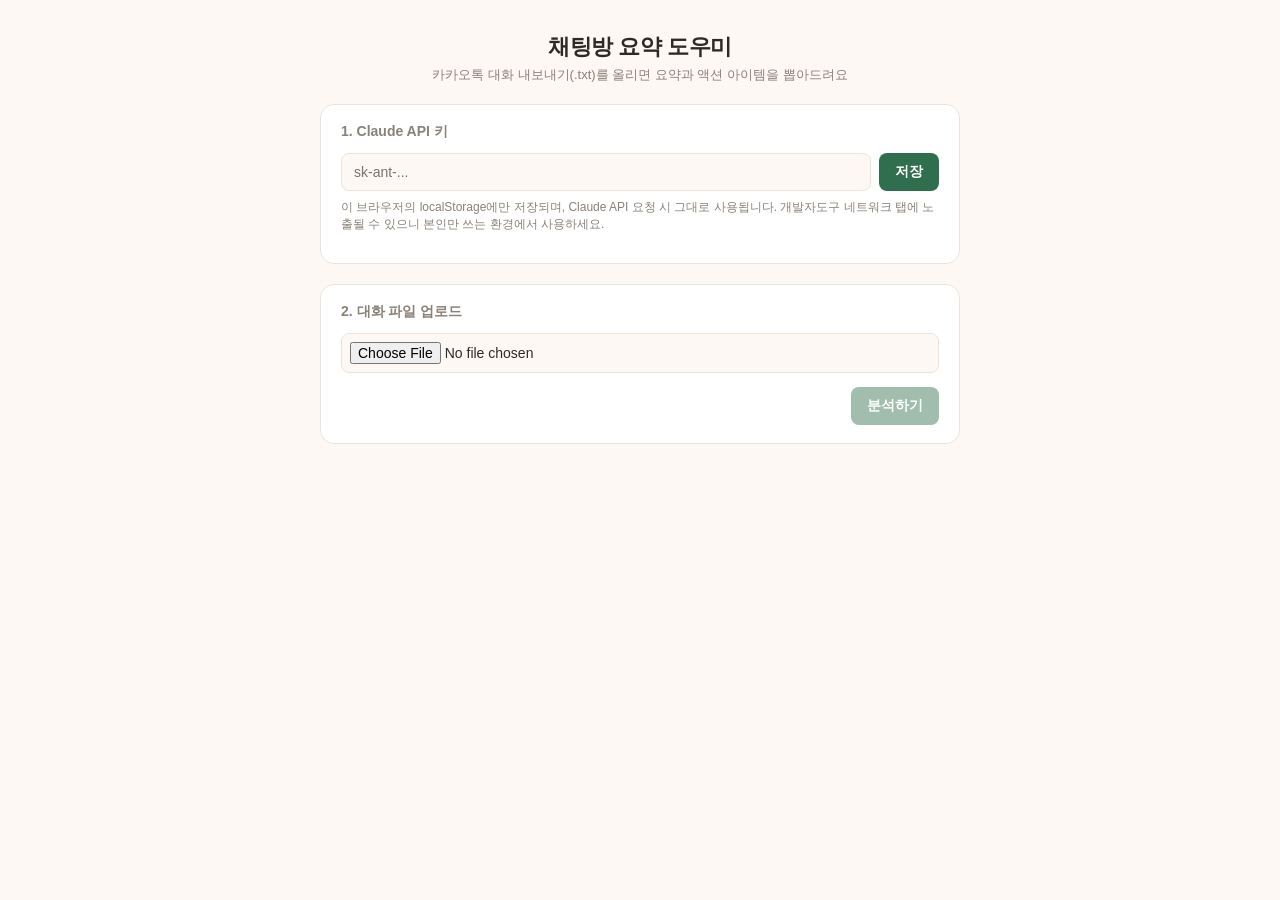
<file: mini-project/index.html>
<!DOCTYPE html>
<html lang="ko">
<head>
<meta charset="UTF-8">
<meta name="viewport" content="width=device-width, initial-scale=1">
<title>채팅방 요약 도우미</title>
<link rel="stylesheet" href="css/style.css">
</head>
<body>
<div class="wrap">
  <header>
    <h1>채팅방 요약 도우미</h1>
    <p class="sub">카카오톡 대화 내보내기(.txt)를 올리면 요약과 액션 아이템을 뽑아드려요</p>
  </header>

  <section class="card">
    <h2>1. Claude API 키</h2>
    <div class="row">
      <input type="password" id="apiKeyInput" placeholder="sk-ant-...">
      <button id="saveKeyBtn">저장</button>
    </div>
    <p class="status-line" id="keyStatus">이 브라우저의 localStorage에만 저장되며, Claude API 요청 시 그대로 사용됩니다. 개발자도구 네트워크 탭에 노출될 수 있으니 본인만 쓰는 환경에서 사용하세요.</p>
  </section>

  <section class="card">
    <h2>2. 대화 파일 업로드</h2>
    <div class="row">
      <input type="file" id="fileInput" accept=".txt">
    </div>
    <p class="file-summary" id="fileSummary"></p>
    <p class="notice" id="truncateNotice"></p>
    <p class="error" id="parseError"></p>
    <div class="analyze-row">
      <button id="analyzeBtn" disabled>분석하기</button>
    </div>
    <div class="loading" id="loading"><span class="spinner"></span><span>Claude가 대화를 분석하는 중...</span></div>
    <p class="error" id="apiError"></p>
  </section>

  <section class="card result-wrap" id="resultWrap">
    <div>
      <h2>요약</h2>
      <p class="summary-text" id="summaryText"></p>
    </div>
    <div>
      <h2>액션 아이템</h2>
      <div id="actionItems"></div>
      <p class="empty-note" id="noActionNote" style="display:none;">뽑아낼 액션 아이템이 없습니다.</p>
    </div>
  </section>
</div>

<script src="js/storage.js"></script>
<script src="js/parser.js"></script>
<script src="api/client.js"></script>
<script src="js/ui.js"></script>
<script src="js/main.js"></script>
</body>
</html>
</file>
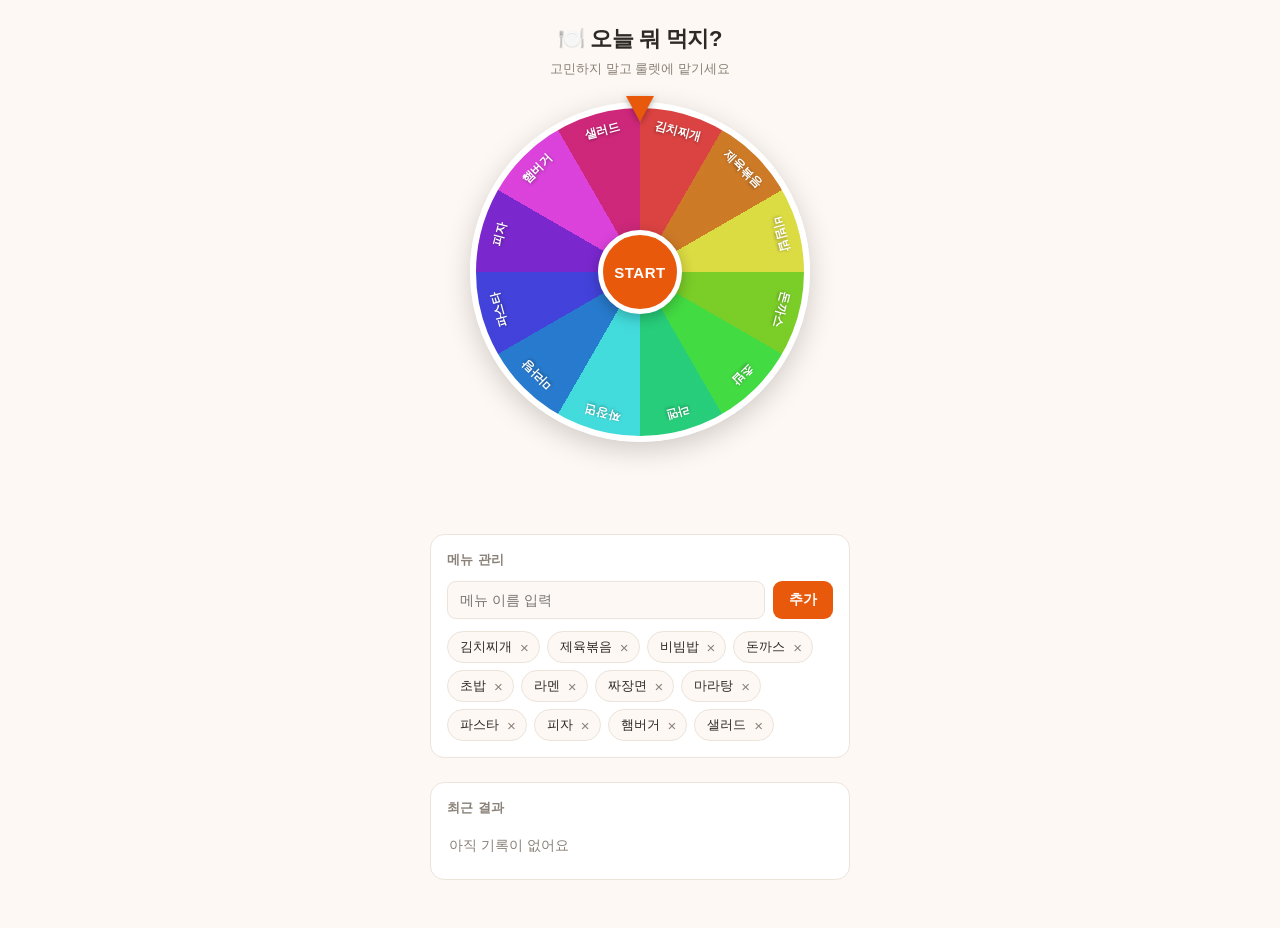
<file: Test-Project/index.html>
<!DOCTYPE html>
<html lang="ko">
<head>
<meta charset="UTF-8">
<meta name="viewport" content="width=device-width, initial-scale=1">
<title>오늘 뭐 먹지? — 랜덤 식단 룰렛</title>
<style>
  /* ===== 기본 설정 ===== */
  :root {
    --wheel-size: min(340px, 82vw);   /* 원판 지름. 화면이 좁으면 자동으로 작아짐 */
    --bg: #fdf8f3;
    --card: #ffffff;
    --text: #2d2a26;
    --muted: #8a8178;
    --accent: #e8590c;
    --border: #ece4db;
  }

  /* 사용자가 다크 모드를 쓰면 색만 바꿔치기 */
  @media (prefers-color-scheme: dark) {
    :root {
      --bg: #1c1a18;
      --card: #262320;
      --text: #f0ebe5;
      --muted: #9b938a;
      --border: #3a3530;
    }
  }

  * { box-sizing: border-box; }

  body {
    margin: 0;
    padding: 24px 16px 48px;
    background: var(--bg);
    color: var(--text);
    font-family: "Pretendard", "Malgun Gothic", -apple-system, sans-serif;
    display: flex;
    flex-direction: column;
    align-items: center;
    gap: 24px;
  }

  h1 { font-size: 22px; margin: 0; letter-spacing: -0.5px; }
  .sub { color: var(--muted); font-size: 13px; margin: -18px 0 0; }

  /* ===== 룰렛 영역 ===== */
  /* position:relative → 안쪽 요소를 absolute로 겹쳐 올리기 위한 기준점 */
  .wheel-wrap {
    position: relative;
    width: var(--wheel-size);
    height: var(--wheel-size);
  }

  /* 원판 본체. background(색 조각)와 transform(회전)은 JS가 채워 넣는다 */
  .wheel {
    width: 100%;
    height: 100%;
    border-radius: 50%;              /* 정사각형을 원으로 */
    border: 6px solid var(--card);
    box-shadow: 0 8px 28px rgba(0,0,0,.18);
    overflow: hidden;
    /* 회전 애니메이션은 CSS가 알아서 해준다. JS는 목표 각도만 지정 */
    transition: transform 4s cubic-bezier(0.17, 0.67, 0.2, 1);
  }

  /* 조각 위에 얹는 메뉴 이름.
     원판과 같은 크기로 깔고 통째로 회전시키면, 글자가 조각 중앙으로 간다 */
  .label {
    position: absolute;
    inset: 0;                         /* top/right/bottom/left: 0 과 같은 뜻 */
    display: flex;
    justify-content: center;          /* 가로 중앙 */
    padding-top: 16px;                /* 위쪽(12시 방향)에 배치 */
    font-weight: 700;
    color: #fff;
    text-shadow: 0 1px 3px rgba(0,0,0,.35);
    pointer-events: none;             /* 글자가 클릭을 가로채지 않도록 */
    white-space: nowrap;
  }

  /* 12시 방향에 고정된 삼각형 바늘. 원판이 돌고 바늘은 가만히 있는다 */
  .pointer {
    position: absolute;
    top: -6px;
    left: 50%;
    transform: translateX(-50%);
    width: 0; height: 0;              /* 크기 0 + border 트릭 = 삼각형 */
    border-left: 14px solid transparent;
    border-right: 14px solid transparent;
    border-top: 26px solid var(--accent);
    filter: drop-shadow(0 2px 3px rgba(0,0,0,.3));
    z-index: 3;
  }

  /* 원판 한가운데의 START 버튼. 원판 바깥 요소라서 같이 돌지 않는다 */
  .hub {
    position: absolute;
    top: 50%; left: 50%;
    transform: translate(-50%, -50%);
    width: 84px; height: 84px;
    border-radius: 50%;
    border: 5px solid var(--card);
    background: var(--accent);
    color: #fff;
    font-size: 15px; font-weight: 800; letter-spacing: 0.5px;
    cursor: pointer;
    box-shadow: 0 4px 14px rgba(0,0,0,.25);
    transition: transform .15s ease, opacity .2s ease;
    z-index: 2;
  }
  .hub:hover:not(:disabled) { transform: translate(-50%, -50%) scale(1.06); }
  .hub:active:not(:disabled) { transform: translate(-50%, -50%) scale(0.96); }
  .hub:disabled { opacity: .55; cursor: not-allowed; }

  /* ===== 결과 ===== */
  .result {
    min-height: 44px;
    font-size: 26px;
    font-weight: 800;
    text-align: center;
  }
  .result.pop { animation: pop .45s ease; }
  @keyframes pop {
    0%   { transform: scale(.6); opacity: 0; }
    60%  { transform: scale(1.12); }
    100% { transform: scale(1); opacity: 1; }
  }

  /* ===== 카드(메뉴 관리 / 기록) ===== */
  .card {
    width: min(420px, 100%);
    background: var(--card);
    border: 1px solid var(--border);
    border-radius: 14px;
    padding: 16px;
  }
  .card h2 {
    font-size: 13px; font-weight: 700; color: var(--muted);
    margin: 0 0 12px; letter-spacing: .3px;
  }

  .row { display: flex; gap: 8px; margin-bottom: 12px; }
  input[type="text"] {
    flex: 1;
    padding: 10px 12px;
    border: 1px solid var(--border);
    border-radius: 9px;
    background: var(--bg);
    color: var(--text);
    font-size: 14px;
  }
  input[type="text"]:focus { outline: 2px solid var(--accent); outline-offset: -1px; }

  .add-btn {
    padding: 0 16px;
    border: none; border-radius: 9px;
    background: var(--accent); color: #fff;
    font-weight: 700; font-size: 14px; cursor: pointer;
  }
  .add-btn:hover { filter: brightness(1.08); }

  /* 메뉴 목록: 알약 모양 칩들이 줄바꿈되며 나열됨 */
  .chips { display: flex; flex-wrap: wrap; gap: 7px; }
  .chip {
    display: inline-flex; align-items: center; gap: 6px;
    padding: 6px 8px 6px 12px;
    background: var(--bg);
    border: 1px solid var(--border);
    border-radius: 999px;
    font-size: 13px;
  }
  .chip button {
    border: none; background: none; cursor: pointer;
    color: var(--muted); font-size: 15px; line-height: 1;
    padding: 0 2px;
  }
  .chip button:hover { color: #e03131; }

  .hist { list-style: none; margin: 0; padding: 0; }
  .hist li {
    display: flex; justify-content: space-between;
    padding: 8px 2px; font-size: 14px;
    border-bottom: 1px solid var(--border);
  }
  .hist li:last-child { border-bottom: none; }
  .hist .when { color: var(--muted); font-size: 12px; }
  .empty { color: var(--muted); font-size: 13px; }
</style>
</head>
<body>

  <h1>🍽️ 오늘 뭐 먹지?</h1>
  <p class="sub">고민하지 말고 룰렛에 맡기세요</p>

  <div class="wheel-wrap">
    <div class="pointer"></div>
    <div class="wheel" id="wheel"></div>
    <button class="hub" id="spinBtn">START</button>
  </div>

  <div class="result" id="result"></div>

  <div class="card">
    <h2>메뉴 관리</h2>
    <div class="row">
      <input type="text" id="menuInput" placeholder="메뉴 이름 입력" maxlength="10">
      <button class="add-btn" id="addBtn">추가</button>
    </div>
    <div class="chips" id="chips"></div>
  </div>

  <div class="card">
    <h2>최근 결과</h2>
    <ul class="hist" id="history"></ul>
  </div>

<script>
// =====================================================================
// 1. 상태(state) — 화면에 보이는 모든 것의 원본 데이터
//    규칙: 이 값들을 바꾼 뒤에는 반드시 render() 를 다시 호출한다.
// =====================================================================

const DEFAULT_MENUS = [
  "김치찌개", "제육볶음", "비빔밥", "돈까스",
  "초밥", "라멘", "짜장면", "마라탕",
  "파스타", "피자", "햄버거", "샐러드"
];

// localStorage에 저장된 값이 있으면 그것을, 없으면 기본값을 사용
let menus   = load("roulette.menus", DEFAULT_MENUS);
let history = load("roulette.history", []);

let currentRotation = 0;      // 원판이 지금까지 돈 누적 각도 (계속 커진다)
let isSpinning = false;       // 도는 중인지. 연타·중복 실행을 막는 잠금장치

// 화면 요소들을 미리 찾아둔다
const wheelEl  = document.getElementById("wheel");
const spinBtn  = document.getElementById("spinBtn");
const resultEl = document.getElementById("result");
const chipsEl  = document.getElementById("chips");
const histEl   = document.getElementById("history");
const inputEl  = document.getElementById("menuInput");
const addBtn   = document.getElementById("addBtn");


// =====================================================================
// 2. 저장 / 불러오기 (localStorage)
//    localStorage는 문자열만 담을 수 있어서 JSON으로 변환해서 넣고 뺀다.
// =====================================================================

function load(key, fallback) {
  const raw = localStorage.getItem(key);
  if (raw === null) return fallback;          // 저장된 적 없으면 기본값
  try {
    const parsed = JSON.parse(raw);
    // JSON 문법이 멀쩡해도 배열이 아닐 수 있다 ('{}' 나 '5' 는 파싱에 성공한다).
    // 배열이 아닌 값이 들어오면 뒤에서 .map() / .length 가 깨지므로 여기서 걸러낸다.
    // (배열 판별은 typeof 로 안 된다 — typeof [] 와 typeof {} 가 둘 다 "object")
    if (!Array.isArray(parsed)) return fallback;
    return parsed;
  } catch (e) {
    return fallback;                          // 값이 깨졌으면 기본값으로 복구
  }
}

function save() {
  localStorage.setItem("roulette.menus", JSON.stringify(menus));
  localStorage.setItem("roulette.history", JSON.stringify(history));
}


// =====================================================================
// 3. 화면 그리기 (render)
//    데이터를 읽어서 HTML을 만든다. 데이터가 바뀔 때마다 통째로 다시 그린다.
// =====================================================================

function render() {
  renderWheel();
  renderChips();
  renderHistory();
  // 메뉴가 2개 미만이면 룰렛을 돌릴 수 없다
  spinBtn.disabled = menus.length < 2;
}

function renderWheel() {
  const n = menus.length;

  if (n === 0) {
    wheelEl.style.background = "#d9d2ca";
    wheelEl.innerHTML = "";
    return;
  }

  const seg = 360 / n;               // 조각 하나가 차지하는 각도

  // (1) conic-gradient 문자열을 조립한다.
  //     결과 예시: "conic-gradient(hsl(0,70%,55%) 0deg 30deg, hsl(30,...) 30deg 60deg, ...)"
  const stops = menus.map(function (name, i) {
    const color = sliceColor(i, n);
    return color + " " + (i * seg) + "deg " + ((i + 1) * seg) + "deg";
  });
  wheelEl.style.background = "conic-gradient(" + stops.join(", ") + ")";

  // (2) 조각마다 메뉴 이름 얹기.
  //     각 라벨을 조각의 '중앙 각도'만큼 회전시킨다 → (i + 0.5) * seg
  const fontSize = n > 12 ? 11 : (n > 8 ? 12 : 14);
  wheelEl.innerHTML = menus.map(function (name, i) {
    const angle = (i + 0.5) * seg;
    return '<div class="label" style="transform: rotate(' + angle + 'deg); font-size:' + fontSize + 'px">'
         + escapeHtml(name)
         + '</div>';
  }).join("");
}

// 조각 색: 색상환(hue)을 메뉴 개수로 균등하게 나눠 항상 서로 다른 색이 나오게 한다
function sliceColor(i, n) {
  const hue = Math.round((360 / n) * i);
  const light = i % 2 === 0 ? 56 : 48;   // 한 칸씩 명도를 달리해 경계를 뚜렷하게
  return "hsl(" + hue + ", 68%, " + light + "%)";
}

function renderChips() {
  if (menus.length === 0) {
    chipsEl.innerHTML = '<span class="empty">메뉴를 추가해 주세요</span>';
    return;
  }
  chipsEl.innerHTML = menus.map(function (name, i) {
    return '<span class="chip">' + escapeHtml(name)
         + '<button data-index="' + i + '" title="삭제">&times;</button></span>';
  }).join("");
}

function renderHistory() {
  if (history.length === 0) {
    histEl.innerHTML = '<li class="empty">아직 기록이 없어요</li>';
    return;
  }
  histEl.innerHTML = history.map(function (item) {
    return '<li><span>' + escapeHtml(item.name) + '</span>'
         + '<span class="when">' + item.time + '</span></li>';
  }).join("");
}

// 사용자가 입력한 글자에 <, > 같은 기호가 있어도 HTML로 해석되지 않도록 변환.
// 따옴표(" 와 ')까지 바꾸는 이유: 나중에 이 결과를 속성값(title='...')에 넣더라도
// 따옴표로 속성을 탈출하지 못하게 막기 위함이다.
function escapeHtml(str) {
  return String(str)
    .replace(/&/g, "&amp;").replace(/</g, "&lt;")
    .replace(/>/g, "&gt;").replace(/"/g, "&quot;")
    .replace(/'/g, "&#39;");
}


// =====================================================================
// 4. 룰렛 돌리기 — 이 프로그램의 핵심
//
//    순서가 직관과 반대다.
//    돌린 뒤 결과를 읽는 게 아니라,
//    ① 당첨자를 먼저 뽑고 → ② 그 조각이 12시(바늘)에 오도록 각도를 계산해 → ③ 돌린다.
// =====================================================================

function spin() {
  if (isSpinning || menus.length < 2) return;   // 도는 중이거나 메뉴가 부족하면 무시

  isSpinning = true;
  spinBtn.disabled = true;
  resultEl.textContent = "";
  resultEl.classList.remove("pop");

  // ① 당첨자를 먼저 뽑는다
  const i = Math.floor(Math.random() * menus.length);
  const seg = 360 / menus.length;

  // ② 그 조각을 12시로 끌어올 각도를 계산한다
  //    - base: 지금까지 돈 바퀴 수를 360의 배수로 잘라낸 값 (누적분 유지)
  //    - 360 * 5: 그럴듯해 보이게 최소 5바퀴 더 돌린다
  //    - 360 - (i + 0.5) * seg: 조각의 중앙이 12시에 오도록 되돌리는 양
  const base = Math.floor(currentRotation / 360) * 360;
  currentRotation = base + 360 * 5 + (360 - (i + 0.5) * seg);

  // ③ 각도만 바꿔주면 회전 애니메이션은 CSS의 transition이 알아서 처리한다
  wheelEl.style.transform = "rotate(" + currentRotation + "deg)";

  // 애니메이션이 끝나는 순간을 잡아 결과를 표시한다. once:true → 한 번만 듣고 자동 해제
  wheelEl.addEventListener("transitionend", function () {
    finishSpin(menus[i]);
  }, { once: true });
}

function finishSpin(name) {
  isSpinning = false;
  spinBtn.disabled = menus.length < 2;

  resultEl.textContent = "🎉 " + name;
  resultEl.classList.add("pop");

  // 기록에 추가: 맨 앞에 넣고(unshift) 5개까지만 남긴다(slice)
  const now = new Date();
  const time = now.getHours() + ":" + String(now.getMinutes()).padStart(2, "0");
  history.unshift({ name: name, time: time });
  history = history.slice(0, 5);

  save();
  renderHistory();
}


// =====================================================================
// 5. 메뉴 추가 / 삭제
// =====================================================================

function addMenu() {
  if (isSpinning) return;              // 도는 도중에 조각 수가 바뀌면 결과가 어긋난다

  const name = inputEl.value.trim();   // 앞뒤 공백 제거
  if (name === "") return;

  if (menus.includes(name)) {          // 중복 방지
    inputEl.select();
    return;
  }

  menus.push(name);
  inputEl.value = "";
  resultEl.textContent = "";           // 조각 배치가 달라졌으므로 이전 결과는 지운다
  save();
  render();
}

function removeMenu(index) {
  if (isSpinning) return;

  menus.splice(index, 1);              // index 위치에서 1개 삭제
  resultEl.textContent = "";
  save();
  render();
}


// =====================================================================
// 6. 이벤트 연결 — 사용자의 동작과 함수를 이어준다
// =====================================================================

spinBtn.addEventListener("click", spin);
addBtn.addEventListener("click", addMenu);

// 입력창에서 Enter를 눌러도 추가되도록
inputEl.addEventListener("keydown", function (e) {
  if (e.key === "Enter") addMenu();
});

// 칩의 × 버튼은 render()가 새로 만들 때마다 사라진다.
// 그래서 버튼 하나하나가 아니라 '부모'가 클릭을 대신 받는다 (이벤트 위임)
chipsEl.addEventListener("click", function (e) {
  const btn = e.target.closest("button");
  if (!btn) return;
  removeMenu(Number(btn.dataset.index));
});

// 첫 화면 그리기
render();
</script>
</body>
</html>
</file>
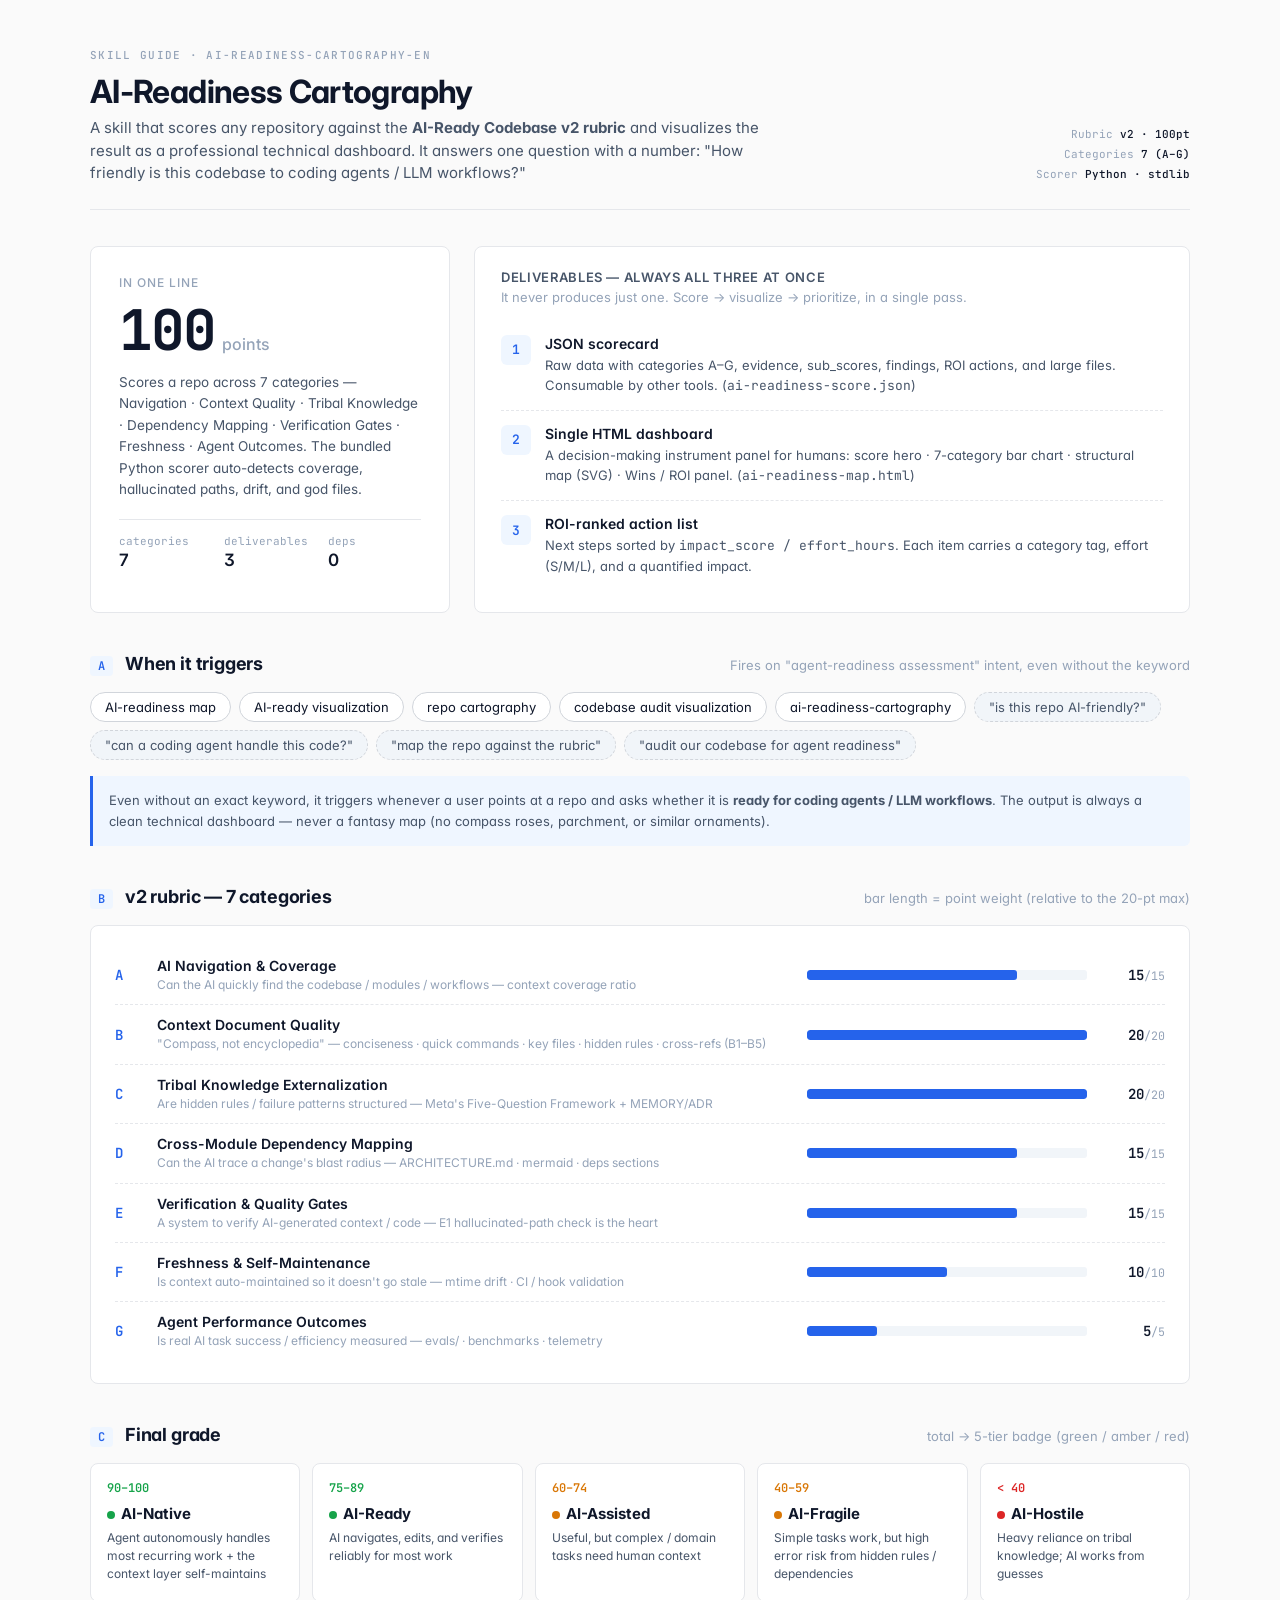
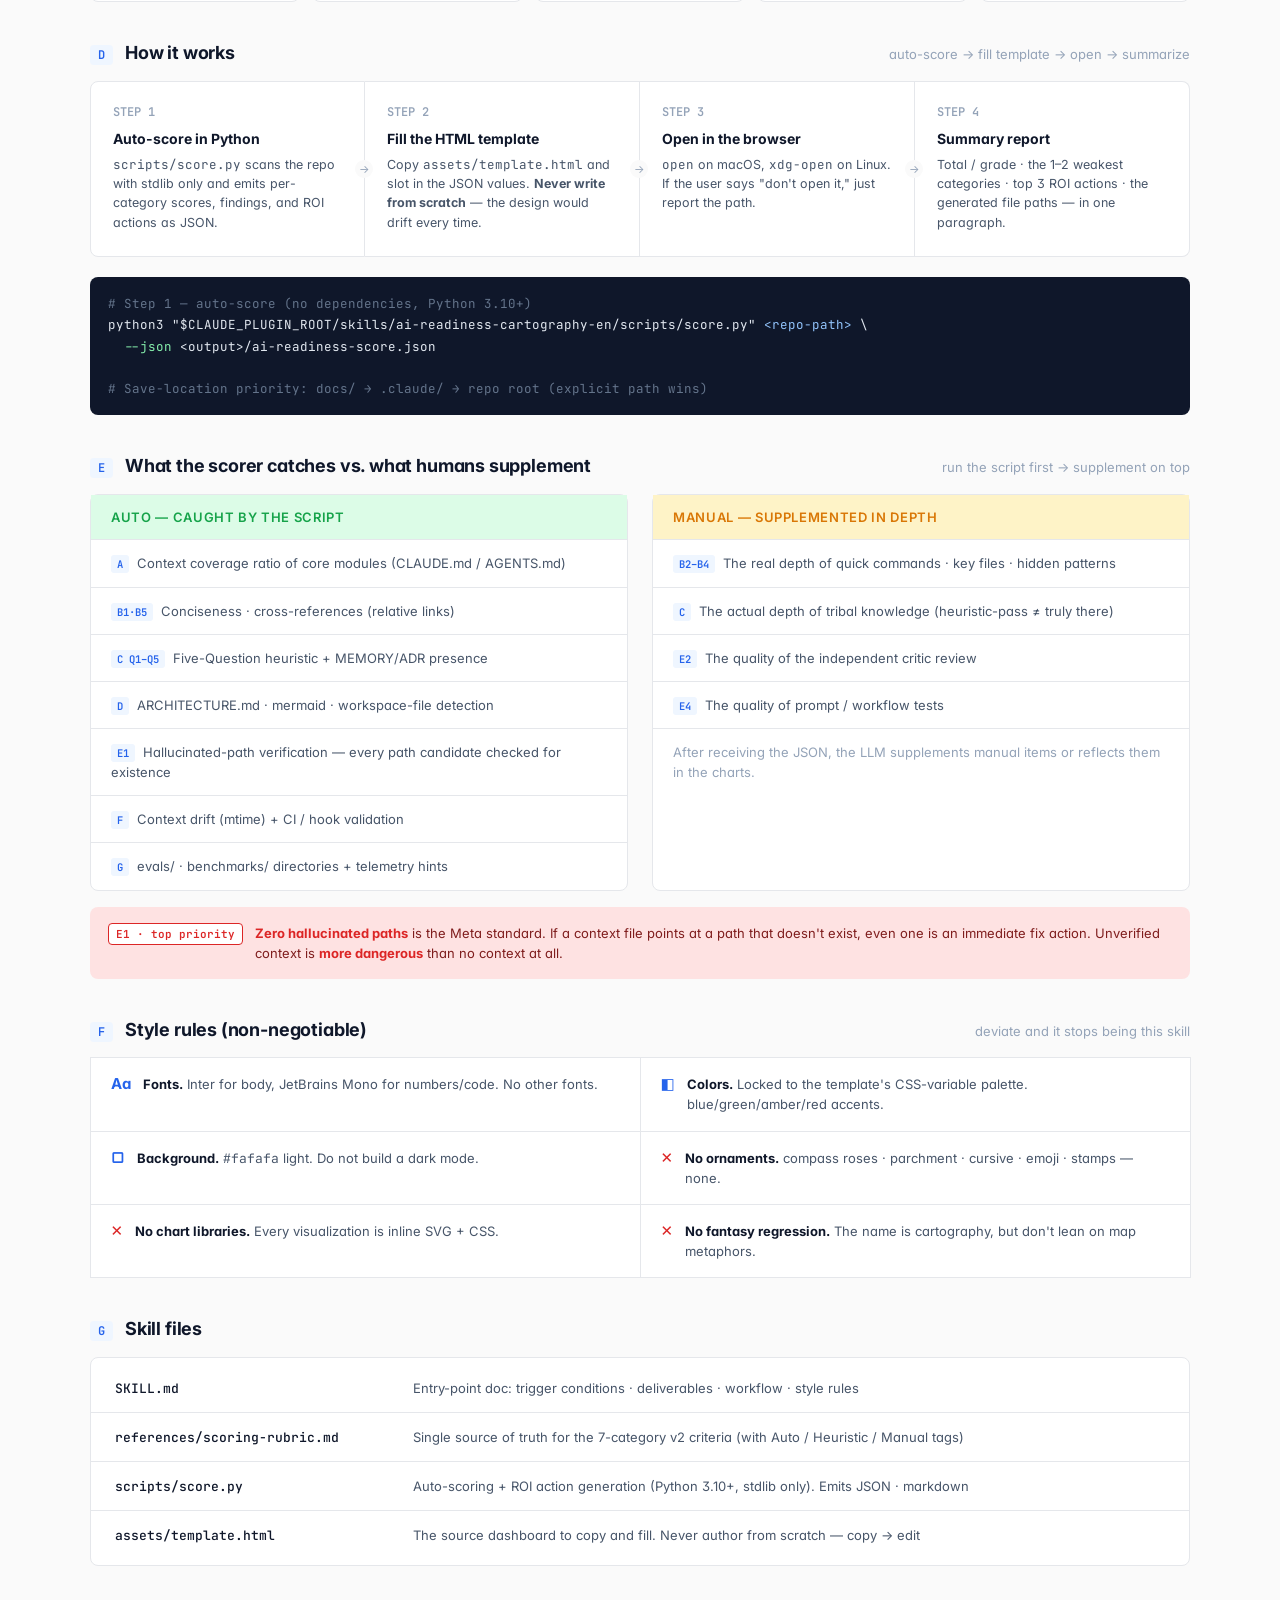
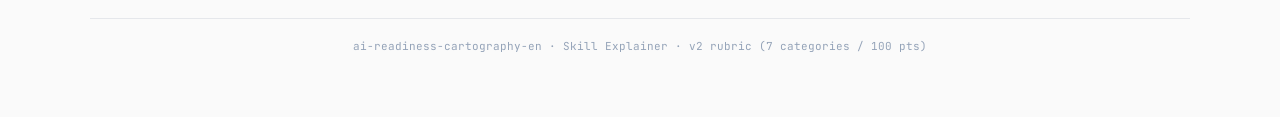
<file: ai-readiness-plugin/skills/ai-readiness-cartography-en/EXPLAINER.html>
<!doctype html>
<html lang="en">
  <head>
    <meta charset="UTF-8" />
    <meta name="viewport" content="width=device-width, initial-scale=1.0" />
    <title>ai-readiness-cartography · Skill Guide</title>
    <link rel="preconnect" href="https://fonts.googleapis.com" />
    <link rel="preconnect" href="https://fonts.gstatic.com" crossorigin />
    <link
      href="https://fonts.googleapis.com/css2?family=Inter:wght@400;500;600;700&family=JetBrains+Mono:wght@400;500;600&display=swap"
      rel="stylesheet"
    />
    <style>
      :root {
        --bg: #fafafa;
        --surface: #ffffff;
        --border: #e5e7eb;
        --border-strong: #d1d5db;
        --text: #0f172a;
        --text-2: #475569;
        --text-3: #94a3b8;
        --accent: #2563eb;
        --accent-soft: #eff6ff;
        --green: #16a34a;
        --green-soft: #dcfce7;
        --amber: #d97706;
        --amber-soft: #fef3c7;
        --red: #dc2626;
        --red-soft: #fee2e2;
        --grid: #f1f5f9;
      }

      * { box-sizing: border-box; }

      html, body {
        margin: 0;
        padding: 0;
        background: var(--bg);
        color: var(--text);
        font-family: "Inter", -apple-system, system-ui, "Segoe UI", sans-serif;
        font-feature-settings: "cv11", "ss01";
        -webkit-font-smoothing: antialiased;
      }

      .page {
        max-width: 1180px;
        margin: 0 auto;
        padding: 48px 40px 64px;
      }

      code, .mono {
        font-family: "JetBrains Mono", monospace;
      }

      /* ============ HEADER ============ */
      .header {
        display: flex;
        justify-content: space-between;
        align-items: flex-end;
        padding-bottom: 24px;
        border-bottom: 1px solid var(--border);
        margin-bottom: 36px;
        gap: 24px;
      }

      .header .eyebrow {
        font-family: "JetBrains Mono", monospace;
        font-size: 11px;
        font-weight: 500;
        color: var(--text-3);
        letter-spacing: 0.12em;
        text-transform: uppercase;
        margin-bottom: 10px;
      }

      .header h1 {
        font-size: 32px;
        font-weight: 700;
        margin: 0;
        letter-spacing: -0.02em;
      }

      .header .sub {
        font-size: 15px;
        color: var(--text-2);
        margin-top: 6px;
        line-height: 1.5;
        max-width: 680px;
      }

      .header-meta {
        text-align: right;
        font-family: "JetBrains Mono", monospace;
        font-size: 11px;
        color: var(--text-3);
        line-height: 1.8;
        white-space: nowrap;
      }

      .header-meta strong { color: var(--text); font-weight: 500; }

      /* ============ SECTION SCAFFOLD ============ */
      section.block { margin-bottom: 40px; }

      .block-title {
        display: flex;
        align-items: baseline;
        gap: 12px;
        margin-bottom: 16px;
      }

      .block-title .n {
        font-family: "JetBrains Mono", monospace;
        font-size: 12px;
        font-weight: 600;
        color: var(--accent);
        background: var(--accent-soft);
        border-radius: 4px;
        padding: 2px 8px;
      }

      .block-title h2 {
        font-size: 18px;
        font-weight: 700;
        margin: 0;
        letter-spacing: -0.01em;
      }

      .block-title .hint {
        font-size: 13px;
        color: var(--text-3);
        margin-left: auto;
      }

      .card {
        background: var(--surface);
        border: 1px solid var(--border);
        border-radius: 8px;
      }

      /* ============ INTRO STRIP ============ */
      .intro {
        display: grid;
        grid-template-columns: 360px 1fr;
        gap: 24px;
      }

      .pitch { padding: 28px; }

      .pitch .kicker {
        font-size: 12px;
        font-weight: 500;
        color: var(--text-3);
        text-transform: uppercase;
        letter-spacing: 0.08em;
      }

      .pitch .big {
        display: flex;
        align-items: baseline;
        gap: 8px;
        margin: 12px 0 2px;
      }

      .pitch .big .num {
        font-family: "JetBrains Mono", monospace;
        font-size: 56px;
        font-weight: 700;
        letter-spacing: -0.04em;
        line-height: 1;
      }

      .pitch .big .unit {
        font-size: 16px;
        color: var(--text-3);
        font-weight: 500;
      }

      .pitch p {
        font-size: 13.5px;
        color: var(--text-2);
        line-height: 1.6;
        margin: 14px 0 0;
      }

      .pitch hr {
        border: 0;
        border-top: 1px solid var(--border);
        margin: 18px 0 14px;
      }

      .pitch .stat-row {
        display: grid;
        grid-template-columns: repeat(3, 1fr);
        gap: 12px;
      }

      .pitch .stat .k {
        font-family: "JetBrains Mono", monospace;
        font-size: 11px;
        color: var(--text-3);
        margin-bottom: 2px;
      }

      .pitch .stat .v { font-size: 17px; font-weight: 600; }

      /* deliverables */
      .deliverables {
        padding: 22px 26px;
        display: flex;
        flex-direction: column;
      }

      .deliverables h3 {
        font-size: 13px;
        font-weight: 600;
        margin: 0 0 4px;
        text-transform: uppercase;
        letter-spacing: 0.05em;
        color: var(--text-2);
      }

      .deliverables .lead {
        font-size: 13px;
        color: var(--text-3);
        margin: 0 0 16px;
      }

      .deliv-item {
        display: grid;
        grid-template-columns: 30px 1fr;
        gap: 14px;
        padding: 14px 0;
        align-items: start;
      }

      .deliv-item + .deliv-item { border-top: 1px dashed var(--border); }

      .deliv-item .idx {
        font-family: "JetBrains Mono", monospace;
        font-size: 13px;
        font-weight: 600;
        color: var(--accent);
        background: var(--accent-soft);
        border-radius: 6px;
        width: 30px;
        height: 30px;
        display: flex;
        align-items: center;
        justify-content: center;
      }

      .deliv-item .t { font-size: 14px; font-weight: 600; margin-bottom: 3px; }
      .deliv-item .d { font-size: 13px; color: var(--text-2); line-height: 1.55; }

      /* ============ TRIGGER CHIPS ============ */
      .chips { display: flex; flex-wrap: wrap; gap: 8px; }

      .chip {
        font-size: 13px;
        color: var(--text);
        background: var(--surface);
        border: 1px solid var(--border-strong);
        border-radius: 999px;
        padding: 6px 14px;
      }

      .chip.soft {
        color: var(--text-2);
        border-style: dashed;
        border-color: var(--border-strong);
        background: var(--grid);
      }

      .trigger-note {
        font-size: 13px;
        color: var(--text-2);
        line-height: 1.6;
        margin-top: 16px;
        padding: 14px 16px;
        background: var(--accent-soft);
        border-left: 3px solid var(--accent);
        border-radius: 0 6px 6px 0;
      }

      /* ============ RUBRIC BARS ============ */
      .rubric { padding: 20px 24px 22px; }

      .rubric-row {
        display: grid;
        grid-template-columns: 28px 1fr 280px 64px;
        gap: 14px;
        align-items: center;
        padding: 11px 0;
      }

      .rubric-row + .rubric-row { border-top: 1px dashed var(--border); }

      .rubric-row .cat {
        font-family: "JetBrains Mono", monospace;
        font-size: 14px;
        font-weight: 600;
        color: var(--accent);
      }

      .rubric-row .name { font-size: 14px; font-weight: 600; }

      .rubric-row .desc {
        font-size: 12px;
        color: var(--text-3);
        margin-top: 2px;
        line-height: 1.45;
      }

      .rubric-row .bar {
        height: 10px;
        border-radius: 3px;
        background: var(--grid);
        overflow: hidden;
      }

      .rubric-row .bar > span {
        display: block;
        height: 100%;
        border-radius: 3px;
        background: var(--accent);
      }

      .rubric-row .pts {
        font-family: "JetBrains Mono", monospace;
        font-size: 14px;
        font-weight: 600;
        text-align: right;
      }

      .rubric-row .pts small { color: var(--text-3); font-weight: 400; }

      /* ============ GRADE SCALE ============ */
      .grades {
        display: grid;
        grid-template-columns: repeat(5, 1fr);
        gap: 12px;
      }

      .grade {
        border: 1px solid var(--border);
        border-radius: 8px;
        padding: 16px 16px 18px;
        background: var(--surface);
      }

      .grade .band {
        font-family: "JetBrains Mono", monospace;
        font-size: 12px;
        font-weight: 600;
        margin-bottom: 8px;
      }

      .grade .lvl { font-size: 15px; font-weight: 700; margin-bottom: 6px; }
      .grade .m { font-size: 12px; color: var(--text-2); line-height: 1.5; }

      .grade .dot {
        display: inline-block;
        width: 8px;
        height: 8px;
        border-radius: 999px;
        margin-right: 6px;
        vertical-align: middle;
      }

      /* ============ WORKFLOW STEPS ============ */
      .steps {
        display: grid;
        grid-template-columns: repeat(4, 1fr);
        gap: 0;
      }

      .step {
        position: relative;
        padding: 22px 22px 24px;
        border: 1px solid var(--border);
        background: var(--surface);
      }

      .step:first-child { border-radius: 8px 0 0 8px; }
      .step:last-child { border-radius: 0 8px 8px 0; }
      .step + .step { border-left: 0; }

      .step .s {
        font-family: "JetBrains Mono", monospace;
        font-size: 12px;
        font-weight: 600;
        color: var(--text-3);
        margin-bottom: 10px;
      }

      .step h4 { font-size: 14px; font-weight: 700; margin: 0 0 8px; }
      .step p { font-size: 12.5px; color: var(--text-2); line-height: 1.55; margin: 0; }

      .step .arrow {
        position: absolute;
        right: -9px;
        top: 50%;
        transform: translateY(-50%);
        width: 18px;
        height: 18px;
        background: var(--bg);
        border-radius: 999px;
        display: flex;
        align-items: center;
        justify-content: center;
        font-size: 11px;
        color: var(--text-3);
        z-index: 2;
      }
      .step:last-child .arrow { display: none; }

      .cmd {
        margin-top: 20px;
        background: var(--text);
        color: #e2e8f0;
        border-radius: 8px;
        padding: 16px 18px;
        font-family: "JetBrains Mono", monospace;
        font-size: 12.5px;
        line-height: 1.7;
        overflow-x: auto;
      }
      .cmd .c { color: #64748b; }
      .cmd .g { color: #86efac; }
      .cmd .b { color: #93c5fd; }

      /* ============ DETECT COLUMNS ============ */
      .detect {
        display: grid;
        grid-template-columns: 1fr 1fr;
        gap: 24px;
      }

      .panel-head {
        padding: 14px 20px;
        border-bottom: 1px solid var(--border);
        display: flex;
        align-items: center;
        gap: 10px;
      }

      .panel-head h3 {
        font-size: 13px;
        font-weight: 600;
        margin: 0;
        text-transform: uppercase;
        letter-spacing: 0.05em;
      }

      .panel-auto .panel-head { background: var(--green-soft); }
      .panel-auto .panel-head h3 { color: var(--green); }
      .panel-manual .panel-head { background: var(--amber-soft); }
      .panel-manual .panel-head h3 { color: var(--amber); }

      .panel-list { list-style: none; margin: 0; padding: 0; }

      .panel-list li {
        padding: 13px 20px;
        border-top: 1px solid var(--border);
        font-size: 13px;
        line-height: 1.55;
        color: var(--text-2);
      }
      .panel-list li:first-child { border-top: 0; }

      .panel-list .tag {
        font-family: "JetBrains Mono", monospace;
        font-size: 10.5px;
        font-weight: 600;
        padding: 2px 6px;
        border-radius: 3px;
        margin-right: 8px;
        background: var(--accent-soft);
        color: var(--accent);
      }

      .e1-highlight {
        margin-top: 16px;
        display: flex;
        gap: 12px;
        align-items: flex-start;
        padding: 16px 18px;
        background: var(--red-soft);
        border-radius: 8px;
      }
      .e1-highlight .badge {
        font-family: "JetBrains Mono", monospace;
        font-size: 11px;
        font-weight: 600;
        color: var(--red);
        background: #fff;
        border: 1px solid var(--red);
        border-radius: 4px;
        padding: 3px 7px;
        white-space: nowrap;
      }
      .e1-highlight .txt { font-size: 13px; color: #7f1d1d; line-height: 1.55; }
      .e1-highlight .txt strong { color: var(--red); }

      /* ============ STYLE RULES ============ */
      .rules-grid {
        display: grid;
        grid-template-columns: repeat(2, 1fr);
        gap: 0;
      }
      .style-rule {
        padding: 16px 20px;
        border: 1px solid var(--border);
        margin: -0.5px;
        display: flex;
        gap: 12px;
        align-items: flex-start;
        background: var(--surface);
      }
      .style-rule .mk { color: var(--accent); font-weight: 700; font-size: 15px; line-height: 1.3; }
      .style-rule .x { color: var(--red); }
      .style-rule .body { font-size: 13px; color: var(--text-2); line-height: 1.55; }
      .style-rule .body strong { color: var(--text); }

      /* ============ FILES ============ */
      .files { padding: 6px 0; }
      .file-row {
        display: grid;
        grid-template-columns: 280px 1fr;
        gap: 18px;
        padding: 14px 24px;
        align-items: baseline;
      }
      .file-row + .file-row { border-top: 1px solid var(--border); }
      .file-row .path {
        font-family: "JetBrains Mono", monospace;
        font-size: 13px;
        font-weight: 500;
        color: var(--text);
      }
      .file-row .what { font-size: 13px; color: var(--text-2); line-height: 1.55; }

      footer {
        margin-top: 52px;
        padding-top: 20px;
        border-top: 1px solid var(--border);
        font-family: "JetBrains Mono", monospace;
        font-size: 11px;
        color: var(--text-3);
        text-align: center;
      }

      @media (max-width: 920px) {
        .page { padding: 32px 20px 48px; }
        .header { flex-direction: column; align-items: flex-start; }
        .header-meta { text-align: left; }
        .intro, .detect, .rules-grid { grid-template-columns: 1fr; }
        .grades { grid-template-columns: 1fr 1fr; }
        .steps { grid-template-columns: 1fr; }
        .step, .step:first-child, .step:last-child { border-radius: 8px; }
        .step + .step { border-left: 1px solid var(--border); border-top: 0; }
        .step .arrow { display: none; }
        .rubric-row { grid-template-columns: 22px 1fr 90px 50px; }
        .rubric-row .desc { display: none; }
        .file-row { grid-template-columns: 1fr; gap: 6px; }
      }
    </style>
  </head>
  <body>
    <div class="page">
      <!-- =========== HEADER =========== -->
      <header class="header">
        <div>
          <div class="eyebrow">Skill Guide · ai-readiness-cartography-en</div>
          <h1>AI-Readiness Cartography</h1>
          <div class="sub">
            A skill that scores any repository against the
            <strong>AI-Ready Codebase v2 rubric</strong> and visualizes the result
            as a professional technical dashboard. It answers one question with a number:
            "How friendly is this codebase to coding agents / LLM workflows?"
          </div>
        </div>
        <div class="header-meta">
          <div>Rubric <strong>v2 · 100pt</strong></div>
          <div>Categories <strong>7 (A–G)</strong></div>
          <div>Scorer <strong>Python · stdlib</strong></div>
        </div>
      </header>

      <!-- =========== INTRO / DELIVERABLES =========== -->
      <section class="block">
        <div class="intro">
          <div class="card pitch">
            <div class="kicker">In one line</div>
            <div class="big">
              <span class="num">100</span><span class="unit">points</span>
            </div>
            <p>
              Scores a repo across 7 categories — Navigation · Context Quality ·
              Tribal Knowledge · Dependency Mapping · Verification Gates · Freshness ·
              Agent Outcomes. The bundled Python scorer auto-detects coverage,
              hallucinated paths, drift, and god files.
            </p>
            <hr />
            <div class="stat-row">
              <div class="stat">
                <div class="k">categories</div>
                <div class="v">7</div>
              </div>
              <div class="stat">
                <div class="k">deliverables</div>
                <div class="v">3</div>
              </div>
              <div class="stat">
                <div class="k">deps</div>
                <div class="v">0</div>
              </div>
            </div>
          </div>

          <div class="card deliverables">
            <h3>Deliverables — always all three at once</h3>
            <p class="lead">It never produces just one. Score → visualize → prioritize, in a single pass.</p>
            <div class="deliv-item">
              <div class="idx">1</div>
              <div>
                <div class="t">JSON scorecard</div>
                <div class="d">
                  Raw data with categories A–G, evidence, sub_scores, findings,
                  ROI actions, and large files. Consumable by other tools.
                  (<code>ai-readiness-score.json</code>)
                </div>
              </div>
            </div>
            <div class="deliv-item">
              <div class="idx">2</div>
              <div>
                <div class="t">Single HTML dashboard</div>
                <div class="d">
                  A decision-making instrument panel for humans: score hero ·
                  7-category bar chart · structural map (SVG) · Wins / ROI panel.
                  (<code>ai-readiness-map.html</code>)
                </div>
              </div>
            </div>
            <div class="deliv-item">
              <div class="idx">3</div>
              <div>
                <div class="t">ROI-ranked action list</div>
                <div class="d">
                  Next steps sorted by <code>impact_score / effort_hours</code>.
                  Each item carries a category tag, effort (S/M/L), and a quantified impact.
                </div>
              </div>
            </div>
          </div>
        </div>
      </section>

      <!-- =========== TRIGGERS =========== -->
      <section class="block">
        <div class="block-title">
          <span class="n">A</span>
          <h2>When it triggers</h2>
          <span class="hint">Fires on "agent-readiness assessment" intent, even without the keyword</span>
        </div>
        <div class="chips">
          <span class="chip">AI-readiness map</span>
          <span class="chip">AI-ready visualization</span>
          <span class="chip">repo cartography</span>
          <span class="chip">codebase audit visualization</span>
          <span class="chip">ai-readiness-cartography</span>
          <span class="chip soft">"is this repo AI-friendly?"</span>
          <span class="chip soft">"can a coding agent handle this code?"</span>
          <span class="chip soft">"map the repo against the rubric"</span>
          <span class="chip soft">"audit our codebase for agent readiness"</span>
        </div>
        <div class="trigger-note">
          Even without an exact keyword, it triggers whenever a user points at a repo
          and asks whether it is <strong>ready for coding agents / LLM workflows</strong>.
          The output is always a clean technical dashboard — never a fantasy map
          (no compass roses, parchment, or similar ornaments).
        </div>
      </section>

      <!-- =========== RUBRIC =========== -->
      <section class="block">
        <div class="block-title">
          <span class="n">B</span>
          <h2>v2 rubric — 7 categories</h2>
          <span class="hint">bar length = point weight (relative to the 20-pt max)</span>
        </div>
        <div class="card rubric">
          <div class="rubric-row">
            <div class="cat">A</div>
            <div>
              <div class="name">AI Navigation &amp; Coverage</div>
              <div class="desc">Can the AI quickly find the codebase / modules / workflows — context coverage ratio</div>
            </div>
            <div class="bar"><span style="width: 75%"></span></div>
            <div class="pts">15<small>/15</small></div>
          </div>
          <div class="rubric-row">
            <div class="cat">B</div>
            <div>
              <div class="name">Context Document Quality</div>
              <div class="desc">"Compass, not encyclopedia" — conciseness · quick commands · key files · hidden rules · cross-refs (B1–B5)</div>
            </div>
            <div class="bar"><span style="width: 100%"></span></div>
            <div class="pts">20<small>/20</small></div>
          </div>
          <div class="rubric-row">
            <div class="cat">C</div>
            <div>
              <div class="name">Tribal Knowledge Externalization</div>
              <div class="desc">Are hidden rules / failure patterns structured — Meta's Five-Question Framework + MEMORY/ADR</div>
            </div>
            <div class="bar"><span style="width: 100%"></span></div>
            <div class="pts">20<small>/20</small></div>
          </div>
          <div class="rubric-row">
            <div class="cat">D</div>
            <div>
              <div class="name">Cross-Module Dependency Mapping</div>
              <div class="desc">Can the AI trace a change's blast radius — ARCHITECTURE.md · mermaid · deps sections</div>
            </div>
            <div class="bar"><span style="width: 75%"></span></div>
            <div class="pts">15<small>/15</small></div>
          </div>
          <div class="rubric-row">
            <div class="cat">E</div>
            <div>
              <div class="name">Verification &amp; Quality Gates</div>
              <div class="desc">A system to verify AI-generated context / code — E1 hallucinated-path check is the heart</div>
            </div>
            <div class="bar"><span style="width: 75%"></span></div>
            <div class="pts">15<small>/15</small></div>
          </div>
          <div class="rubric-row">
            <div class="cat">F</div>
            <div>
              <div class="name">Freshness &amp; Self-Maintenance</div>
              <div class="desc">Is context auto-maintained so it doesn't go stale — mtime drift · CI / hook validation</div>
            </div>
            <div class="bar"><span style="width: 50%"></span></div>
            <div class="pts">10<small>/10</small></div>
          </div>
          <div class="rubric-row">
            <div class="cat">G</div>
            <div>
              <div class="name">Agent Performance Outcomes</div>
              <div class="desc">Is real AI task success / efficiency measured — evals/ · benchmarks · telemetry</div>
            </div>
            <div class="bar"><span style="width: 25%"></span></div>
            <div class="pts">5<small>/5</small></div>
          </div>
        </div>
      </section>

      <!-- =========== GRADES =========== -->
      <section class="block">
        <div class="block-title">
          <span class="n">C</span>
          <h2>Final grade</h2>
          <span class="hint">total → 5-tier badge (green / amber / red)</span>
        </div>
        <div class="grades">
          <div class="grade">
            <div class="band" style="color: var(--green)">90–100</div>
            <div class="lvl"><span class="dot" style="background: var(--green)"></span>AI-Native</div>
            <div class="m">Agent autonomously handles most recurring work + the context layer self-maintains</div>
          </div>
          <div class="grade">
            <div class="band" style="color: var(--green)">75–89</div>
            <div class="lvl"><span class="dot" style="background: var(--green)"></span>AI-Ready</div>
            <div class="m">AI navigates, edits, and verifies reliably for most work</div>
          </div>
          <div class="grade">
            <div class="band" style="color: var(--amber)">60–74</div>
            <div class="lvl"><span class="dot" style="background: var(--amber)"></span>AI-Assisted</div>
            <div class="m">Useful, but complex / domain tasks need human context</div>
          </div>
          <div class="grade">
            <div class="band" style="color: var(--amber)">40–59</div>
            <div class="lvl"><span class="dot" style="background: var(--amber)"></span>AI-Fragile</div>
            <div class="m">Simple tasks work, but high error risk from hidden rules / dependencies</div>
          </div>
          <div class="grade">
            <div class="band" style="color: var(--red)">&lt; 40</div>
            <div class="lvl"><span class="dot" style="background: var(--red)"></span>AI-Hostile</div>
            <div class="m">Heavy reliance on tribal knowledge; AI works from guesses</div>
          </div>
        </div>
      </section>

      <!-- =========== WORKFLOW =========== -->
      <section class="block">
        <div class="block-title">
          <span class="n">D</span>
          <h2>How it works</h2>
          <span class="hint">auto-score → fill template → open → summarize</span>
        </div>
        <div class="steps">
          <div class="step">
            <div class="s">STEP 1</div>
            <h4>Auto-score in Python</h4>
            <p><code>scripts/score.py</code> scans the repo with stdlib only and emits per-category scores, findings, and ROI actions as JSON.</p>
            <div class="arrow">→</div>
          </div>
          <div class="step">
            <div class="s">STEP 2</div>
            <h4>Fill the HTML template</h4>
            <p>Copy <code>assets/template.html</code> and slot in the JSON values. <strong>Never write from scratch</strong> — the design would drift every time.</p>
            <div class="arrow">→</div>
          </div>
          <div class="step">
            <div class="s">STEP 3</div>
            <h4>Open in the browser</h4>
            <p><code>open</code> on macOS, <code>xdg-open</code> on Linux. If the user says "don't open it," just report the path.</p>
            <div class="arrow">→</div>
          </div>
          <div class="step">
            <div class="s">STEP 4</div>
            <h4>Summary report</h4>
            <p>Total / grade · the 1–2 weakest categories · top 3 ROI actions · the generated file paths — in one paragraph.</p>
          </div>
        </div>
        <div class="cmd">
          <span class="c"># Step 1 — auto-score (no dependencies, Python 3.10+)</span><br />
          python3 "$CLAUDE_PLUGIN_ROOT/skills/ai-readiness-cartography-en/scripts/score.py" <span class="b">&lt;repo-path&gt;</span> \<br />
          &nbsp;&nbsp;<span class="g">--json</span> &lt;output&gt;/ai-readiness-score.json<br />
          <br />
          <span class="c"># Save-location priority: docs/ → .claude/ → repo root (explicit path wins)</span>
        </div>
      </section>

      <!-- =========== AUTO vs MANUAL =========== -->
      <section class="block">
        <div class="block-title">
          <span class="n">E</span>
          <h2>What the scorer catches vs. what humans supplement</h2>
          <span class="hint">run the script first → supplement on top</span>
        </div>
        <div class="detect">
          <section class="card panel-auto">
            <div class="panel-head"><h3>Auto — caught by the script</h3></div>
            <ul class="panel-list">
              <li><span class="tag">A</span>Context coverage ratio of core modules (CLAUDE.md / AGENTS.md)</li>
              <li><span class="tag">B1·B5</span>Conciseness · cross-references (relative links)</li>
              <li><span class="tag">C Q1–Q5</span>Five-Question heuristic + MEMORY/ADR presence</li>
              <li><span class="tag">D</span>ARCHITECTURE.md · mermaid · workspace-file detection</li>
              <li><span class="tag">E1</span>Hallucinated-path verification — every path candidate checked for existence</li>
              <li><span class="tag">F</span>Context drift (mtime) + CI / hook validation</li>
              <li><span class="tag">G</span>evals/ · benchmarks/ directories + telemetry hints</li>
            </ul>
          </section>
          <section class="card panel-manual">
            <div class="panel-head"><h3>Manual — supplemented in depth</h3></div>
            <ul class="panel-list">
              <li><span class="tag">B2–B4</span>The real depth of quick commands · key files · hidden patterns</li>
              <li><span class="tag">C</span>The actual depth of tribal knowledge (heuristic-pass ≠ truly there)</li>
              <li><span class="tag">E2</span>The quality of the independent critic review</li>
              <li><span class="tag">E4</span>The quality of prompt / workflow tests</li>
              <li style="color: var(--text-3)">After receiving the JSON, the LLM supplements manual items or reflects them in the charts.</li>
            </ul>
          </section>
        </div>
        <div class="e1-highlight">
          <div class="badge">E1 · top priority</div>
          <div class="txt">
            <strong>Zero hallucinated paths</strong> is the Meta standard. If a context
            file points at a path that doesn't exist, even one is an immediate fix action.
            Unverified context is <strong>more dangerous</strong> than no context at all.
          </div>
        </div>
      </section>

      <!-- =========== STYLE RULES =========== -->
      <section class="block">
        <div class="block-title">
          <span class="n">F</span>
          <h2>Style rules (non-negotiable)</h2>
          <span class="hint">deviate and it stops being this skill</span>
        </div>
        <div class="rules-grid">
          <div class="style-rule">
            <div class="mk">Aa</div>
            <div class="body"><strong>Fonts.</strong> Inter for body, JetBrains Mono for numbers/code. No other fonts.</div>
          </div>
          <div class="style-rule">
            <div class="mk">◧</div>
            <div class="body"><strong>Colors.</strong> Locked to the template's CSS-variable palette. blue/green/amber/red accents.</div>
          </div>
          <div class="style-rule">
            <div class="mk">▢</div>
            <div class="body"><strong>Background.</strong> <code>#fafafa</code> light. Do not build a dark mode.</div>
          </div>
          <div class="style-rule">
            <div class="mk x">✕</div>
            <div class="body"><strong>No ornaments.</strong> compass roses · parchment · cursive · emoji · stamps — none.</div>
          </div>
          <div class="style-rule">
            <div class="mk x">✕</div>
            <div class="body"><strong>No chart libraries.</strong> Every visualization is inline SVG + CSS.</div>
          </div>
          <div class="style-rule">
            <div class="mk x">✕</div>
            <div class="body"><strong>No fantasy regression.</strong> The name is cartography, but don't lean on map metaphors.</div>
          </div>
        </div>
      </section>

      <!-- =========== FILES =========== -->
      <section class="block">
        <div class="block-title">
          <span class="n">G</span>
          <h2>Skill files</h2>
        </div>
        <div class="card files">
          <div class="file-row">
            <div class="path">SKILL.md</div>
            <div class="what">Entry-point doc: trigger conditions · deliverables · workflow · style rules</div>
          </div>
          <div class="file-row">
            <div class="path">references/scoring-rubric.md</div>
            <div class="what">Single source of truth for the 7-category v2 criteria (with Auto / Heuristic / Manual tags)</div>
          </div>
          <div class="file-row">
            <div class="path">scripts/score.py</div>
            <div class="what">Auto-scoring + ROI action generation (Python 3.10+, stdlib only). Emits JSON · markdown</div>
          </div>
          <div class="file-row">
            <div class="path">assets/template.html</div>
            <div class="what">The source dashboard to copy and fill. Never author from scratch — copy → edit</div>
          </div>
        </div>
      </section>

      <footer>
        ai-readiness-cartography-en · Skill Explainer · v2 rubric (7 categories / 100 pts)
      </footer>
    </div>
  </body>
</html>
</file>
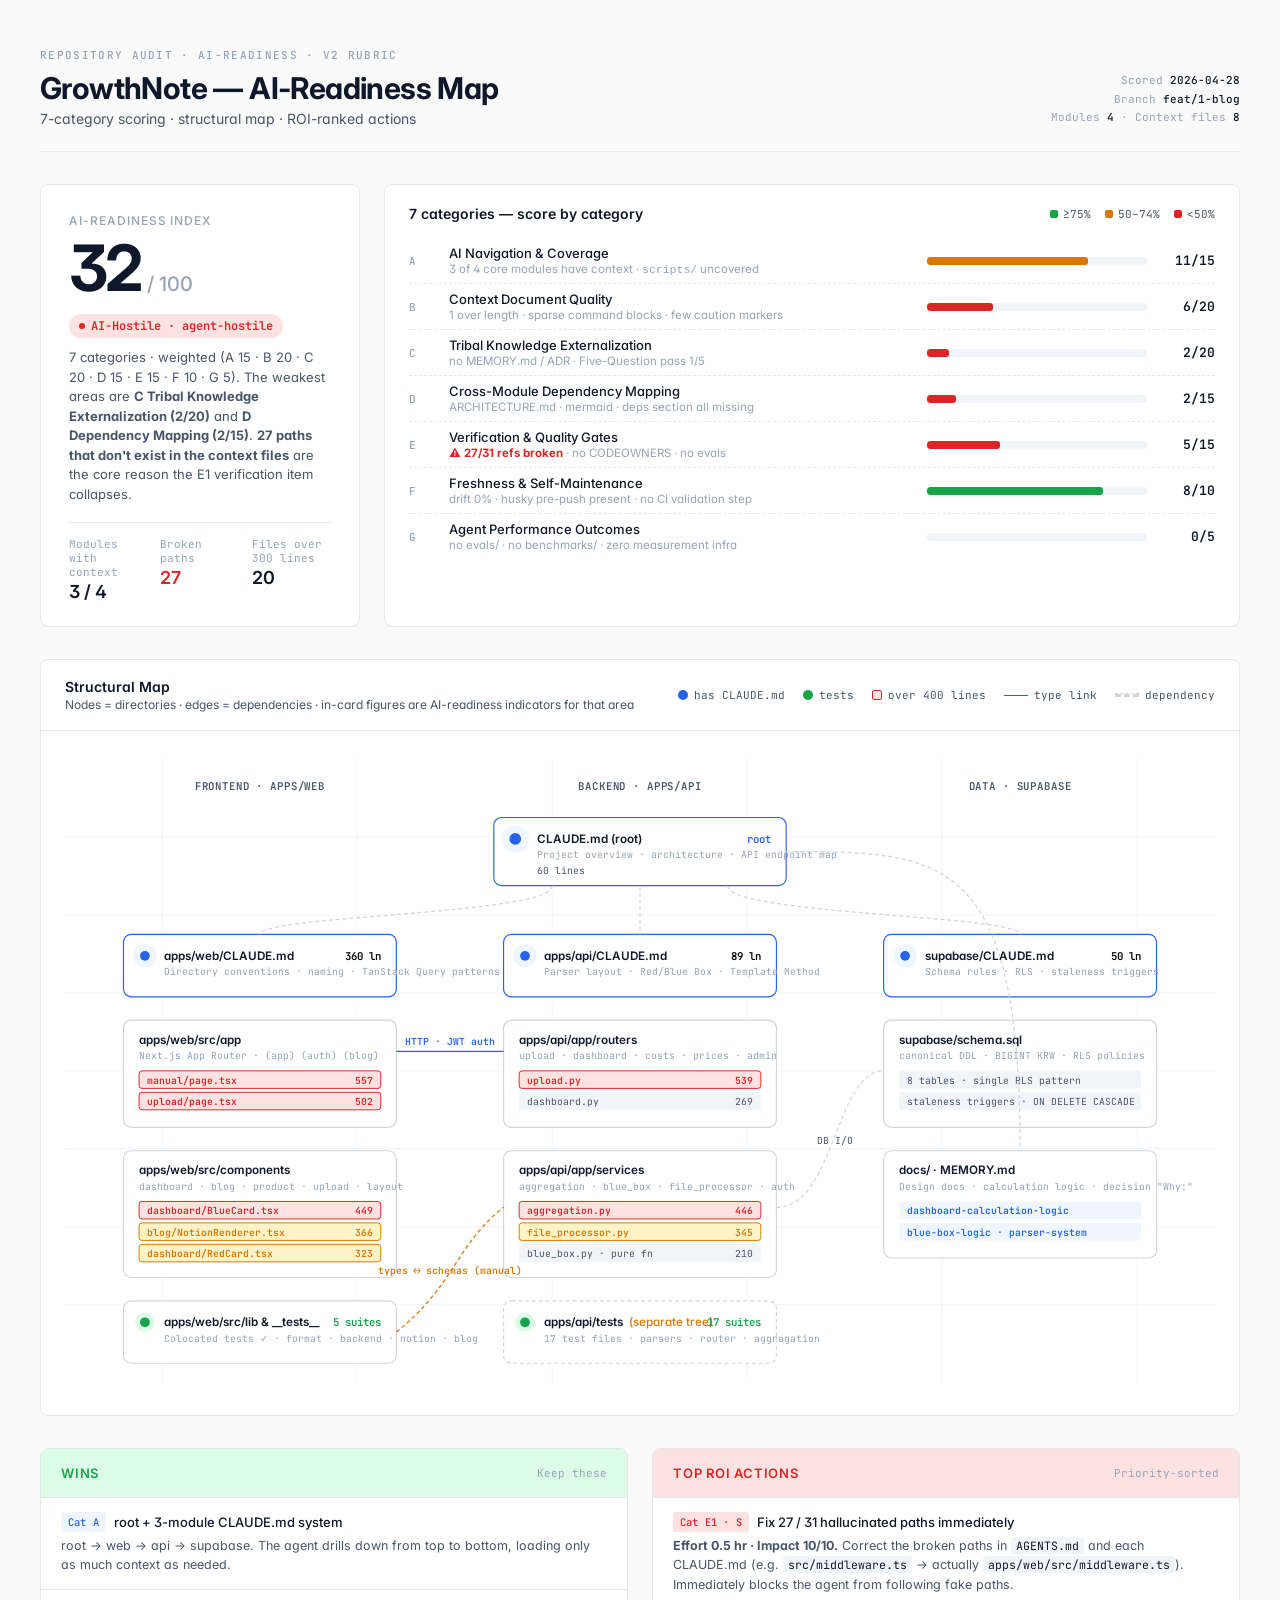
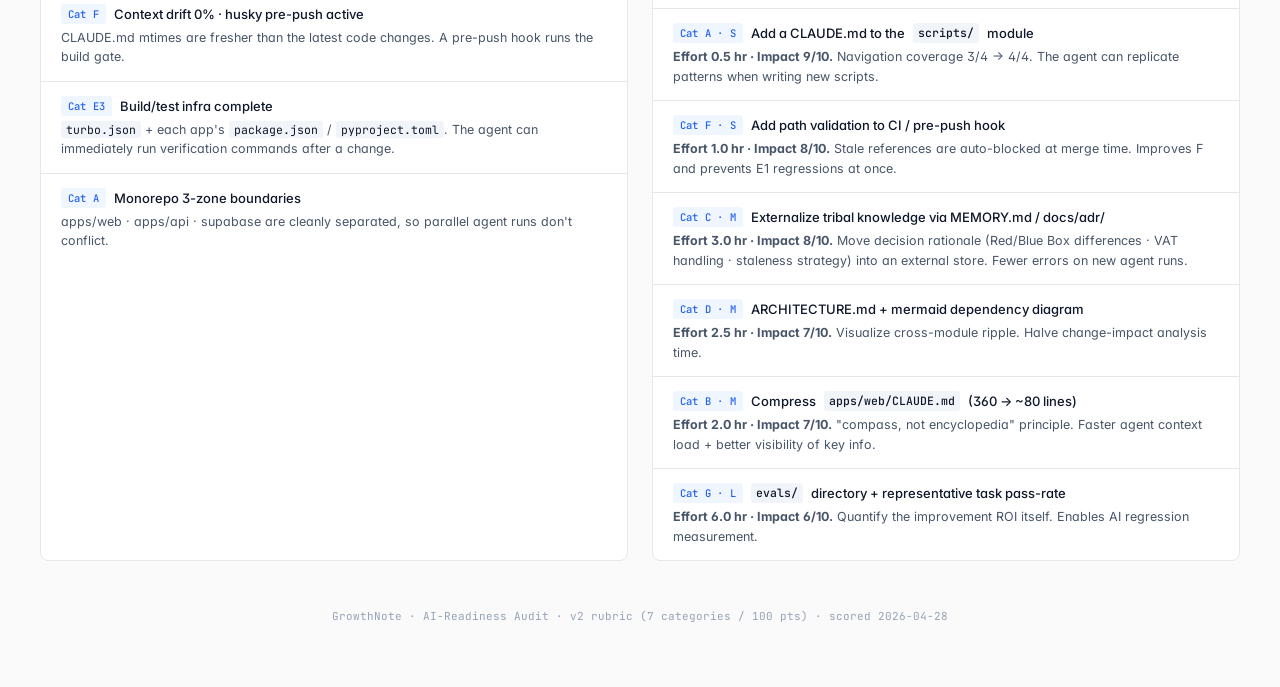
<file: ai-readiness-plugin/skills/ai-readiness-cartography-en/assets/template.html>
<!doctype html>
<html lang="en">
  <head>
    <meta charset="UTF-8" />
    <meta name="viewport" content="width=device-width, initial-scale=1.0" />
    <title>GrowthNote · AI-Readiness Map</title>
    <link rel="preconnect" href="https://fonts.googleapis.com" />
    <link rel="preconnect" href="https://fonts.gstatic.com" crossorigin />
    <link
      href="https://fonts.googleapis.com/css2?family=Inter:wght@400;500;600;700&family=JetBrains+Mono:wght@400;500;600&display=swap"
      rel="stylesheet"
    />
    <style>
      :root {
        --bg: #fafafa;
        --surface: #ffffff;
        --border: #e5e7eb;
        --border-strong: #d1d5db;
        --text: #0f172a;
        --text-2: #475569;
        --text-3: #94a3b8;
        --accent: #2563eb;
        --accent-soft: #eff6ff;
        --green: #16a34a;
        --green-soft: #dcfce7;
        --amber: #d97706;
        --amber-soft: #fef3c7;
        --red: #dc2626;
        --red-soft: #fee2e2;
        --grid: #f1f5f9;
      }

      * {
        box-sizing: border-box;
      }

      html,
      body {
        margin: 0;
        padding: 0;
        background: var(--bg);
        color: var(--text);
        font-family:
          "Inter",
          -apple-system,
          system-ui,
          "Segoe UI",
          sans-serif;
        font-feature-settings: "cv11", "ss01";
        -webkit-font-smoothing: antialiased;
      }

      .page {
        max-width: 1280px;
        margin: 0 auto;
        padding: 48px 40px 64px;
      }

      /* ============ HEADER ============ */
      .header {
        display: flex;
        justify-content: space-between;
        align-items: flex-end;
        padding-bottom: 24px;
        border-bottom: 1px solid var(--border);
        margin-bottom: 32px;
      }

      .header .eyebrow {
        font-family: "JetBrains Mono", monospace;
        font-size: 11px;
        font-weight: 500;
        color: var(--text-3);
        letter-spacing: 0.12em;
        text-transform: uppercase;
        margin-bottom: 8px;
      }

      .header h1 {
        font-size: 30px;
        font-weight: 700;
        margin: 0;
        letter-spacing: -0.02em;
      }

      .header .sub {
        font-size: 14px;
        color: var(--text-2);
        margin-top: 4px;
      }

      .header-meta {
        text-align: right;
        font-family: "JetBrains Mono", monospace;
        font-size: 11px;
        color: var(--text-3);
        line-height: 1.7;
      }

      .header-meta strong {
        color: var(--text);
        font-weight: 500;
      }

      /* ============ SCORE STRIP ============ */
      .score-strip {
        display: grid;
        grid-template-columns: 320px 1fr;
        gap: 24px;
        margin-bottom: 32px;
      }

      .score-hero {
        background: var(--surface);
        border: 1px solid var(--border);
        border-radius: 8px;
        padding: 28px 28px 24px;
      }

      .score-hero .label {
        font-size: 12px;
        font-weight: 500;
        color: var(--text-3);
        text-transform: uppercase;
        letter-spacing: 0.08em;
      }

      .score-hero .value {
        display: flex;
        align-items: baseline;
        gap: 6px;
        margin-top: 8px;
      }

      .score-hero .num {
        font-size: 64px;
        font-weight: 700;
        letter-spacing: -0.04em;
        line-height: 1;
        color: var(--text);
      }

      .score-hero .denom {
        font-size: 20px;
        color: var(--text-3);
        font-weight: 500;
      }

      .score-hero .grade-row {
        display: flex;
        align-items: center;
        gap: 10px;
        margin-top: 14px;
      }

      .grade-badge {
        display: inline-flex;
        align-items: center;
        gap: 6px;
        padding: 4px 10px;
        border-radius: 999px;
        background: var(--green-soft);
        color: var(--green);
        font-size: 12px;
        font-weight: 600;
        font-family: "JetBrains Mono", monospace;
      }

      .grade-dot {
        width: 6px;
        height: 6px;
        border-radius: 999px;
        background: var(--green);
      }

      .score-hero .desc {
        font-size: 13px;
        color: var(--text-2);
        line-height: 1.5;
        margin-top: 10px;
      }

      .score-hero hr {
        border: 0;
        border-top: 1px solid var(--border);
        margin: 18px 0 14px;
      }

      .mini-stats {
        display: grid;
        grid-template-columns: repeat(3, 1fr);
        gap: 12px;
      }

      .mini-stat .k {
        font-family: "JetBrains Mono", monospace;
        font-size: 11px;
        color: var(--text-3);
        margin-bottom: 2px;
      }

      .mini-stat .v {
        font-size: 18px;
        font-weight: 600;
        color: var(--text);
      }

      /* ============ 10 RULES BAR CHART ============ */
      .rules {
        background: var(--surface);
        border: 1px solid var(--border);
        border-radius: 8px;
        padding: 20px 24px 24px;
      }

      .rules .rules-head {
        display: flex;
        justify-content: space-between;
        align-items: center;
        margin-bottom: 16px;
      }

      .rules h2 {
        font-size: 14px;
        font-weight: 600;
        margin: 0;
      }

      .legend-inline {
        display: flex;
        gap: 14px;
        font-family: "JetBrains Mono", monospace;
        font-size: 11px;
        color: var(--text-2);
      }

      .legend-inline span {
        display: inline-flex;
        align-items: center;
        gap: 5px;
      }

      .legend-inline i {
        width: 8px;
        height: 8px;
        border-radius: 2px;
      }

      .rule-row {
        display: grid;
        grid-template-columns: 28px 1fr 220px 56px;
        gap: 12px;
        align-items: center;
        padding: 7px 0;
        font-size: 13px;
      }

      .rule-row + .rule-row {
        border-top: 1px dashed var(--border);
      }

      .rule-row .idx {
        font-family: "JetBrains Mono", monospace;
        font-size: 11px;
        color: var(--text-3);
        font-weight: 500;
      }

      .rule-row .title {
        color: var(--text);
        font-weight: 500;
      }

      .rule-row .sub {
        font-size: 11.5px;
        color: var(--text-3);
        margin-top: 1px;
      }

      .rule-row .bar {
        height: 8px;
        border-radius: 3px;
        background: var(--grid);
        overflow: hidden;
      }

      .rule-row .bar > span {
        display: block;
        height: 100%;
        border-radius: 3px;
      }

      .bar-good > span {
        background: var(--green);
      }
      .bar-warn > span {
        background: var(--amber);
      }
      .bar-bad > span {
        background: var(--red);
      }

      .rule-row .num {
        font-family: "JetBrains Mono", monospace;
        font-size: 13px;
        font-weight: 600;
        text-align: right;
        color: var(--text);
      }

      /* ============ MAP ============ */
      .map-section {
        background: var(--surface);
        border: 1px solid var(--border);
        border-radius: 8px;
        margin-bottom: 32px;
        overflow: hidden;
      }

      .map-head {
        padding: 18px 24px;
        border-bottom: 1px solid var(--border);
        display: flex;
        justify-content: space-between;
        align-items: center;
      }

      .map-head h2 {
        font-size: 14px;
        font-weight: 600;
        margin: 0;
      }

      .map-head .sub {
        font-size: 12px;
        color: var(--text-2);
        margin-top: 2px;
      }

      .map-legend {
        display: flex;
        gap: 18px;
        font-family: "JetBrains Mono", monospace;
        font-size: 11px;
        color: var(--text-2);
        align-items: center;
      }

      .map-legend > span {
        display: inline-flex;
        align-items: center;
        gap: 6px;
      }

      .legend-dot {
        width: 10px;
        height: 10px;
        border-radius: 999px;
      }

      .legend-square {
        width: 10px;
        height: 10px;
        border-radius: 2px;
      }

      .legend-line {
        width: 24px;
        height: 0;
        border-top: 1.5px solid;
      }

      .map-body {
        padding: 28px 24px 32px;
      }

      .map-body svg {
        display: block;
        width: 100%;
        height: auto;
      }

      /* ============ FINDINGS ============ */
      .findings {
        display: grid;
        grid-template-columns: 1fr 1fr;
        gap: 24px;
      }

      .panel {
        background: var(--surface);
        border: 1px solid var(--border);
        border-radius: 8px;
        overflow: hidden;
      }

      .panel-head {
        padding: 16px 20px;
        border-bottom: 1px solid var(--border);
        display: flex;
        align-items: center;
        gap: 10px;
      }

      .panel-head h3 {
        font-size: 13px;
        font-weight: 600;
        margin: 0;
        text-transform: uppercase;
        letter-spacing: 0.06em;
      }

      .panel-head .count {
        font-family: "JetBrains Mono", monospace;
        font-size: 11px;
        color: var(--text-3);
        margin-left: auto;
      }

      .panel-strength .panel-head {
        background: var(--green-soft);
      }
      .panel-strength .panel-head h3 {
        color: var(--green);
      }

      .panel-risk .panel-head {
        background: var(--red-soft);
      }
      .panel-risk .panel-head h3 {
        color: var(--red);
      }

      .panel-list {
        list-style: none;
        margin: 0;
        padding: 0;
      }

      .panel-list li {
        padding: 14px 20px;
        border-top: 1px solid var(--border);
        font-size: 13px;
        line-height: 1.55;
      }

      .panel-list li:first-child {
        border-top: 0;
      }

      .panel-list .head {
        display: flex;
        align-items: center;
        gap: 8px;
        font-weight: 500;
        color: var(--text);
      }

      .panel-list .tag {
        font-family: "JetBrains Mono", monospace;
        font-size: 10.5px;
        padding: 2px 7px;
        border-radius: 3px;
        font-weight: 500;
        letter-spacing: 0.02em;
      }

      .tag-rule {
        background: var(--accent-soft);
        color: var(--accent);
      }

      .panel-list .note {
        margin-top: 4px;
        color: var(--text-2);
        font-size: 12.5px;
      }

      .panel-list code {
        font-family: "JetBrains Mono", monospace;
        font-size: 11.5px;
        background: var(--grid);
        padding: 1px 5px;
        border-radius: 3px;
        color: var(--text);
      }

      footer {
        margin-top: 48px;
        font-family: "JetBrains Mono", monospace;
        font-size: 11px;
        color: var(--text-3);
        text-align: center;
      }

      /* ============ SVG ============ */
      .grid-bg {
        stroke: var(--grid);
        stroke-width: 1;
      }

      .node-card {
        fill: var(--surface);
        stroke: var(--border-strong);
        stroke-width: 1.2;
      }

      .node-card.accent {
        stroke: var(--accent);
      }

      .node-title {
        font-family: "Inter", sans-serif;
        font-size: 12px;
        font-weight: 600;
        fill: var(--text);
      }

      .node-meta {
        font-family: "JetBrains Mono", monospace;
        font-size: 10px;
        fill: var(--text-3);
      }

      .node-kpi {
        font-family: "JetBrains Mono", monospace;
        font-size: 11px;
        font-weight: 600;
      }

      .edge {
        fill: none;
        stroke: var(--border-strong);
        stroke-width: 1.3;
      }

      .edge-dash {
        stroke-dasharray: 4 3;
      }

      .edge-warn {
        stroke: var(--amber);
      }

      .edge-type {
        stroke: var(--accent);
        stroke-width: 1.5;
      }

      .claude-dot {
        fill: var(--accent);
      }
      .claude-ring {
        fill: var(--accent-soft);
      }

      .test-dot {
        fill: var(--green);
      }

      .hot {
        fill: var(--red-soft);
        stroke: var(--red);
        stroke-width: 1;
      }

      .warm {
        fill: var(--amber-soft);
        stroke: var(--amber);
        stroke-width: 1;
      }

      @media (max-width: 960px) {
        .score-strip,
        .findings {
          grid-template-columns: 1fr;
        }
        .rule-row {
          grid-template-columns: 24px 1fr 140px 40px;
        }
      }
    </style>
  </head>
  <body>
    <div class="page">
      <!-- =========== HEADER =========== -->
      <header class="header">
        <div>
          <div class="eyebrow">Repository Audit · AI-Readiness · v2 Rubric</div>
          <h1>GrowthNote — AI-Readiness Map</h1>
          <div class="sub">
            7-category scoring · structural map · ROI-ranked actions
          </div>
        </div>
        <div class="header-meta">
          <div>Scored <strong>2026-04-28</strong></div>
          <div>Branch <strong>feat/1-blog</strong></div>
          <div>Modules <strong>4</strong> · Context files <strong>8</strong></div>
        </div>
      </header>

      <!-- =========== SCORE STRIP =========== -->
      <section class="score-strip">
        <div class="score-hero">
          <div class="label">AI-Readiness Index</div>
          <div class="value">
            <span class="num">32</span><span class="denom">/ 100</span>
          </div>
          <div class="grade-row">
            <span class="grade-badge" style="background: var(--red-soft); color: var(--red)">
              <span class="grade-dot" style="background: var(--red)"></span> AI-Hostile · agent-hostile
            </span>
          </div>
          <div class="desc">
            7 categories · weighted (A 15 · B 20 · C 20 · D 15 · E 15
            · F 10 · G 5). The weakest areas are <strong>C Tribal
            Knowledge Externalization (2/20)</strong> and <strong>D
            Dependency Mapping (2/15)</strong>.
            <strong>27 paths that don't exist in the context files</strong>
            are the core reason the E1 verification item collapses.
          </div>
          <hr />
          <div class="mini-stats">
            <div class="mini-stat">
              <div class="k">Modules with context</div>
              <div class="v">3 / 4</div>
            </div>
            <div class="mini-stat">
              <div class="k">Broken paths</div>
              <div class="v" style="color: var(--red)">27</div>
            </div>
            <div class="mini-stat">
              <div class="k">Files over 300 lines</div>
              <div class="v">20</div>
            </div>
          </div>
        </div>

        <!-- Categories bar chart -->
        <div class="rules">
          <div class="rules-head">
            <div>
              <h2>7 categories — score by category</h2>
            </div>
            <div class="legend-inline">
              <span><i style="background: var(--green)"></i> ≥75%</span>
              <span><i style="background: var(--amber)"></i> 50–74%</span>
              <span><i style="background: var(--red)"></i> &lt;50%</span>
            </div>
          </div>

          <div class="rule-row">
            <div class="idx">A</div>
            <div>
              <div class="title">AI Navigation & Coverage</div>
              <div class="sub">
                3 of 4 core modules have context · <code>scripts/</code> uncovered
              </div>
            </div>
            <div class="bar bar-warn">
              <span style="width: 73%"></span>
            </div>
            <div class="num">11/15</div>
          </div>

          <div class="rule-row">
            <div class="idx">B</div>
            <div>
              <div class="title">Context Document Quality</div>
              <div class="sub">
                1 over length · sparse command blocks · few caution markers
              </div>
            </div>
            <div class="bar bar-bad">
              <span style="width: 30%"></span>
            </div>
            <div class="num">6/20</div>
          </div>

          <div class="rule-row">
            <div class="idx">C</div>
            <div>
              <div class="title">Tribal Knowledge Externalization</div>
              <div class="sub">
                no MEMORY.md / ADR · Five-Question pass 1/5
              </div>
            </div>
            <div class="bar bar-bad">
              <span style="width: 10%"></span>
            </div>
            <div class="num">2/20</div>
          </div>

          <div class="rule-row">
            <div class="idx">D</div>
            <div>
              <div class="title">Cross-Module Dependency Mapping</div>
              <div class="sub">
                ARCHITECTURE.md · mermaid · deps section all missing
              </div>
            </div>
            <div class="bar bar-bad">
              <span style="width: 13%"></span>
            </div>
            <div class="num">2/15</div>
          </div>

          <div class="rule-row">
            <div class="idx">E</div>
            <div>
              <div class="title">Verification & Quality Gates</div>
              <div class="sub">
                <strong style="color: var(--red)">⚠ 27/31 refs broken</strong> · no CODEOWNERS · no evals
              </div>
            </div>
            <div class="bar bar-bad">
              <span style="width: 33%"></span>
            </div>
            <div class="num">5/15</div>
          </div>

          <div class="rule-row">
            <div class="idx">F</div>
            <div>
              <div class="title">Freshness & Self-Maintenance</div>
              <div class="sub">
                drift 0% · husky pre-push present · no CI validation step
              </div>
            </div>
            <div class="bar bar-good">
              <span style="width: 80%"></span>
            </div>
            <div class="num">8/10</div>
          </div>

          <div class="rule-row">
            <div class="idx">G</div>
            <div>
              <div class="title">Agent Performance Outcomes</div>
              <div class="sub">
                no evals/ · no benchmarks/ · zero measurement infra
              </div>
            </div>
            <div class="bar bar-bad">
              <span style="width: 0%"></span>
            </div>
            <div class="num">0/5</div>
          </div>
        </div>
      </section>

      <!-- =========== MAP =========== -->
      <section class="map-section">
        <div class="map-head">
          <div>
            <h2>Structural Map</h2>
            <div class="sub">
              Nodes = directories · edges = dependencies · in-card figures
              are AI-readiness indicators for that area
            </div>
          </div>
          <div class="map-legend">
            <span
              ><span
                class="legend-dot"
                style="background: var(--accent)"
              ></span>
              has CLAUDE.md</span
            >
            <span
              ><span
                class="legend-dot"
                style="background: var(--green)"
              ></span>
              tests</span
            >
            <span
              ><span
                class="legend-square"
                style="background: var(--red-soft); border: 1px solid var(--red)"
              ></span>
              over 400 lines
            </span>
            <span>
              <span
                class="legend-line"
                style="border-color: var(--accent)"
              ></span>
              type link
            </span>
            <span>
              <span
                class="legend-line"
                style="border-color: var(--border-strong); border-style: dashed"
              ></span>
              dependency
            </span>
          </div>
        </div>

        <div class="map-body">
          <svg viewBox="0 0 1180 640" xmlns="http://www.w3.org/2000/svg">
            <!-- subtle grid -->
            <g class="grid-bg">
              <path d="M0,80 H1180" />
              <path d="M0,160 H1180" />
              <path d="M0,240 H1180" />
              <path d="M0,320 H1180" />
              <path d="M0,400 H1180" />
              <path d="M0,480 H1180" />
              <path d="M0,560 H1180" />
              <path d="M100,0 V640" />
              <path d="M300,0 V640" />
              <path d="M500,0 V640" />
              <path d="M700,0 V640" />
              <path d="M900,0 V640" />
              <path d="M1100,0 V640" />
            </g>

            <!-- Column headers -->
            <text
              x="200"
              y="32"
              text-anchor="middle"
              class="node-meta"
              style="font-size: 11px; fill: var(--text-2); font-weight: 600; letter-spacing: 0.08em; text-transform: uppercase;"
            >
              Frontend · apps/web
            </text>
            <text
              x="590"
              y="32"
              text-anchor="middle"
              class="node-meta"
              style="font-size: 11px; fill: var(--text-2); font-weight: 600; letter-spacing: 0.08em; text-transform: uppercase;"
            >
              Backend · apps/api
            </text>
            <text
              x="980"
              y="32"
              text-anchor="middle"
              class="node-meta"
              style="font-size: 11px; fill: var(--text-2); font-weight: 600; letter-spacing: 0.08em; text-transform: uppercase;"
            >
              Data · supabase
            </text>

            <!-- ============ ROOT CLAUDE.md (top center) ============ -->
            <g transform="translate(440,60)">
              <rect
                class="node-card accent"
                width="300"
                height="70"
                rx="8"
              />
              <circle cx="22" cy="22" r="14" class="claude-ring" />
              <circle cx="22" cy="22" r="6" class="claude-dot" />
              <text x="44" y="26" class="node-title">
                CLAUDE.md (root)
              </text>
              <text x="44" y="42" class="node-meta">
                Project overview · architecture · API endpoint map
              </text>
              <text x="44" y="58" class="node-meta" style="fill: var(--text-2)">
                60 lines
              </text>
              <text
                x="284"
                y="26"
                text-anchor="end"
                class="node-kpi"
                style="fill: var(--accent)"
              >
                root
              </text>
            </g>

            <!-- ============ apps/web column ============ -->
            <!-- web CLAUDE.md -->
            <g transform="translate(60,180)">
              <rect class="node-card accent" width="280" height="64" rx="8" />
              <circle cx="22" cy="22" r="12" class="claude-ring" />
              <circle cx="22" cy="22" r="5" class="claude-dot" />
              <text x="42" y="26" class="node-title">apps/web/CLAUDE.md</text>
              <text x="42" y="42" class="node-meta">
                Directory conventions · naming · TanStack Query patterns
              </text>
              <text x="264" y="26" text-anchor="end" class="node-kpi">
                360 ln
              </text>
            </g>

            <!-- src/app -->
            <g transform="translate(60,268)">
              <rect class="node-card" width="280" height="110" rx="8" />
              <text x="16" y="24" class="node-title">apps/web/src/app</text>
              <text x="16" y="40" class="node-meta">
                Next.js App Router · (app) (auth) (blog)
              </text>

              <!-- file row: manual -->
              <g transform="translate(16,52)">
                <rect class="hot" width="248" height="18" rx="3" />
                <text x="8" y="13" class="node-meta" style="fill: var(--red); font-weight:600">
                  manual/page.tsx
                </text>
                <text x="240" y="13" text-anchor="end" class="node-meta" style="fill: var(--red); font-weight:600">
                  557
                </text>
              </g>

              <!-- file row: upload -->
              <g transform="translate(16,74)">
                <rect class="hot" width="248" height="18" rx="3" />
                <text x="8" y="13" class="node-meta" style="fill: var(--red); font-weight:600">
                  upload/page.tsx
                </text>
                <text x="240" y="13" text-anchor="end" class="node-meta" style="fill: var(--red); font-weight:600">
                  502
                </text>
              </g>
            </g>

            <!-- src/components -->
            <g transform="translate(60,402)">
              <rect class="node-card" width="280" height="130" rx="8" />
              <text x="16" y="24" class="node-title">apps/web/src/components</text>
              <text x="16" y="40" class="node-meta">
                dashboard · blog · product · upload · layout
              </text>

              <!-- BlueCard -->
              <g transform="translate(16,52)">
                <rect class="hot" width="248" height="18" rx="3" />
                <text x="8" y="13" class="node-meta" style="fill: var(--red); font-weight:600">
                  dashboard/BlueCard.tsx
                </text>
                <text x="240" y="13" text-anchor="end" class="node-meta" style="fill: var(--red); font-weight:600">
                  449
                </text>
              </g>

              <!-- NotionRenderer -->
              <g transform="translate(16,74)">
                <rect class="warm" width="248" height="18" rx="3" />
                <text x="8" y="13" class="node-meta" style="fill: var(--amber); font-weight:600">
                  blog/NotionRenderer.tsx
                </text>
                <text x="240" y="13" text-anchor="end" class="node-meta" style="fill: var(--amber); font-weight:600">
                  366
                </text>
              </g>

              <!-- RedCard -->
              <g transform="translate(16,96)">
                <rect class="warm" width="248" height="18" rx="3" />
                <text x="8" y="13" class="node-meta" style="fill: var(--amber); font-weight:600">
                  dashboard/RedCard.tsx
                </text>
                <text x="240" y="13" text-anchor="end" class="node-meta" style="fill: var(--amber); font-weight:600">
                  323
                </text>
              </g>
            </g>

            <!-- src/lib + tests (colocated) -->
            <g transform="translate(60,556)">
              <rect class="node-card" width="280" height="64" rx="8" />
              <circle cx="22" cy="22" r="10" fill="var(--green-soft)" />
              <circle cx="22" cy="22" r="5" class="test-dot" />
              <text x="42" y="26" class="node-title">
                apps/web/src/lib &amp; __tests__
              </text>
              <text x="42" y="42" class="node-meta">
                Colocated tests ✓ · format · backend · notion · blog
              </text>
              <text x="264" y="26" text-anchor="end" class="node-kpi" style="fill: var(--green)">
                5 suites
              </text>
            </g>

            <!-- ============ apps/api column ============ -->
            <!-- api CLAUDE.md -->
            <g transform="translate(450,180)">
              <rect class="node-card accent" width="280" height="64" rx="8" />
              <circle cx="22" cy="22" r="12" class="claude-ring" />
              <circle cx="22" cy="22" r="5" class="claude-dot" />
              <text x="42" y="26" class="node-title">apps/api/CLAUDE.md</text>
              <text x="42" y="42" class="node-meta">
                Parser layout · Red/Blue Box · Template Method
              </text>
              <text x="264" y="26" text-anchor="end" class="node-kpi">
                89 ln
              </text>
            </g>

            <!-- app/routers -->
            <g transform="translate(450,268)">
              <rect class="node-card" width="280" height="110" rx="8" />
              <text x="16" y="24" class="node-title">apps/api/app/routers</text>
              <text x="16" y="40" class="node-meta">
                upload · dashboard · costs · prices · admin
              </text>

              <!-- upload.py -->
              <g transform="translate(16,52)">
                <rect class="hot" width="248" height="18" rx="3" />
                <text x="8" y="13" class="node-meta" style="fill: var(--red); font-weight:600">
                  upload.py
                </text>
                <text x="240" y="13" text-anchor="end" class="node-meta" style="fill: var(--red); font-weight:600">
                  539
                </text>
              </g>

              <!-- dashboard.py -->
              <g transform="translate(16,74)">
                <rect fill="var(--grid)" width="248" height="18" rx="3" />
                <text x="8" y="13" class="node-meta" style="fill: var(--text-2)">
                  dashboard.py
                </text>
                <text x="240" y="13" text-anchor="end" class="node-meta" style="fill: var(--text-2)">
                  269
                </text>
              </g>
            </g>

            <!-- app/services -->
            <g transform="translate(450,402)">
              <rect class="node-card" width="280" height="130" rx="8" />
              <text x="16" y="24" class="node-title">apps/api/app/services</text>
              <text x="16" y="40" class="node-meta">
                aggregation · blue_box · file_processor · auth
              </text>

              <!-- aggregation.py -->
              <g transform="translate(16,52)">
                <rect class="hot" width="248" height="18" rx="3" />
                <text x="8" y="13" class="node-meta" style="fill: var(--red); font-weight:600">
                  aggregation.py
                </text>
                <text x="240" y="13" text-anchor="end" class="node-meta" style="fill: var(--red); font-weight:600">
                  446
                </text>
              </g>
              <!-- file_processor.py -->
              <g transform="translate(16,74)">
                <rect class="warm" width="248" height="18" rx="3" />
                <text x="8" y="13" class="node-meta" style="fill: var(--amber); font-weight:600">
                  file_processor.py
                </text>
                <text x="240" y="13" text-anchor="end" class="node-meta" style="fill: var(--amber); font-weight:600">
                  345
                </text>
              </g>
              <!-- blue_box.py -->
              <g transform="translate(16,96)">
                <rect fill="var(--grid)" width="248" height="18" rx="3" />
                <text x="8" y="13" class="node-meta" style="fill: var(--text-2)">
                  blue_box.py · pure fn
                </text>
                <text x="240" y="13" text-anchor="end" class="node-meta" style="fill: var(--text-2)">
                  210
                </text>
              </g>
            </g>

            <!-- api/tests separate -->
            <g transform="translate(450,556)">
              <rect
                class="node-card"
                width="280"
                height="64"
                rx="8"
                stroke-dasharray="4 3"
              />
              <circle cx="22" cy="22" r="10" fill="var(--green-soft)" />
              <circle cx="22" cy="22" r="5" class="test-dot" />
              <text x="42" y="26" class="node-title">
                apps/api/tests &nbsp;<tspan style="fill: var(--amber); font-weight: 500;">(separate tree)</tspan>
              </text>
              <text x="42" y="42" class="node-meta">
                17 test files · parsers · router · aggregation
              </text>
              <text x="264" y="26" text-anchor="end" class="node-kpi" style="fill: var(--green)">
                17 suites
              </text>
            </g>

            <!-- ============ supabase column ============ -->
            <!-- supabase CLAUDE.md -->
            <g transform="translate(840,180)">
              <rect class="node-card accent" width="280" height="64" rx="8" />
              <circle cx="22" cy="22" r="12" class="claude-ring" />
              <circle cx="22" cy="22" r="5" class="claude-dot" />
              <text x="42" y="26" class="node-title">supabase/CLAUDE.md</text>
              <text x="42" y="42" class="node-meta">
                Schema rules · RLS · staleness triggers
              </text>
              <text x="264" y="26" text-anchor="end" class="node-kpi">
                50 ln
              </text>
            </g>

            <!-- schema.sql -->
            <g transform="translate(840,268)">
              <rect class="node-card" width="280" height="110" rx="8" />
              <text x="16" y="24" class="node-title">supabase/schema.sql</text>
              <text x="16" y="40" class="node-meta">
                canonical DDL · BIGINT KRW · RLS policies
              </text>
              <g transform="translate(16,52)">
                <rect fill="var(--grid)" width="248" height="18" rx="3" />
                <text x="8" y="13" class="node-meta" style="fill: var(--text-2)">
                  8 tables · single RLS pattern
                </text>
              </g>
              <g transform="translate(16,74)">
                <rect fill="var(--grid)" width="248" height="18" rx="3" />
                <text x="8" y="13" class="node-meta" style="fill: var(--text-2)">
                  staleness triggers · ON DELETE CASCADE
                </text>
              </g>
            </g>

            <!-- docs/ -->
            <g transform="translate(840,402)">
              <rect class="node-card" width="280" height="110" rx="8" />
              <text x="16" y="24" class="node-title">docs/ · MEMORY.md</text>
              <text x="16" y="40" class="node-meta">
                Design docs · calculation logic · decision "Why:"
              </text>
              <g transform="translate(16,52)">
                <rect fill="var(--accent-soft)" width="248" height="18" rx="3" />
                <text x="8" y="13" class="node-meta" style="fill: var(--accent); font-weight:600">
                  dashboard-calculation-logic
                </text>
              </g>
              <g transform="translate(16,74)">
                <rect fill="var(--accent-soft)" width="248" height="18" rx="3" />
                <text x="8" y="13" class="node-meta" style="fill: var(--accent); font-weight:600">
                  blue-box-logic · parser-system
                </text>
              </g>
            </g>

            <!-- =================== EDGES =================== -->
            <!-- Root CLAUDE.md → each sub CLAUDE.md -->
            <path
              class="edge edge-dash"
              d="M500,130 C 500,160 200,160 200,180"
            />
            <path
              class="edge edge-dash"
              d="M590,130 C 590,160 590,160 590,180"
            />
            <path
              class="edge edge-dash"
              d="M680,130 C 680,160 980,160 980,180"
            />

            <!-- Type sync edge: web/src/app ↔ api/routers (thicker) -->
            <path
              class="edge edge-type"
              d="M340,300 C 400,300 400,300 450,300"
            />
            <text
              x="395"
              y="293"
              text-anchor="middle"
              class="node-meta"
              style="fill: var(--accent); font-weight: 600"
            >
              HTTP · JWT auth
            </text>

            <!-- Type sync warning: web/lib/types ↔ api/models/schemas -->
            <path
              class="edge edge-warn edge-dash"
              d="M340,588 C 400,540 400,500 450,460"
            />
            <text
              x="395"
              y="528"
              text-anchor="middle"
              class="node-meta"
              style="fill: var(--amber); font-weight: 600"
            >
              types ↔ schemas (manual)
            </text>

            <!-- api/services → supabase schema -->
            <path
              class="edge edge-dash"
              d="M730,460 C 790,460 790,320 840,320"
            />
            <text
              x="790"
              y="395"
              text-anchor="middle"
              class="node-meta"
              style="fill: var(--text-2)"
            >
              DB I/O
            </text>

            <!-- docs ← CLAUDE.md root -->
            <path
              class="edge edge-dash"
              d="M740,95 C 900,95 980,95 980,402"
            />
          </svg>
        </div>
      </section>

      <!-- =========== FINDINGS =========== -->
      <div class="findings">
        <section class="panel panel-strength">
          <div class="panel-head">
            <h3>Wins</h3>
            <span class="count">Keep these</span>
          </div>
          <ul class="panel-list">
            <li>
              <div class="head">
                <span class="tag tag-rule">Cat A</span>
                root + 3-module CLAUDE.md system
              </div>
              <div class="note">
                root → web → api → supabase. The agent drills down from
                top to bottom, loading only as much context as needed.
              </div>
            </li>
            <li>
              <div class="head">
                <span class="tag tag-rule">Cat F</span>
                Context drift 0% · husky pre-push active
              </div>
              <div class="note">
                CLAUDE.md mtimes are fresher than the latest code changes.
                A pre-push hook runs the build gate.
              </div>
            </li>
            <li>
              <div class="head">
                <span class="tag tag-rule">Cat E3</span>
                Build/test infra complete
              </div>
              <div class="note">
                <code>turbo.json</code> + each app's <code>package.json</code>
                / <code>pyproject.toml</code>. The agent can immediately run
                verification commands after a change.
              </div>
            </li>
            <li>
              <div class="head">
                <span class="tag tag-rule">Cat A</span>
                Monorepo 3-zone boundaries
              </div>
              <div class="note">
                apps/web · apps/api · supabase are cleanly separated, so
                parallel agent runs don't conflict.
              </div>
            </li>
          </ul>
        </section>

        <section class="panel panel-risk">
          <div class="panel-head">
            <h3>Top ROI Actions</h3>
            <span class="count">Priority-sorted</span>
          </div>
          <ul class="panel-list">
            <li>
              <div class="head">
                <span class="tag tag-rule" style="background: var(--red-soft); color: var(--red)">Cat E1 · S</span>
                Fix 27 / 31 hallucinated paths immediately
              </div>
              <div class="note">
                <strong>Effort 0.5 hr · Impact 10/10.</strong>
                Correct the broken paths in <code>AGENTS.md</code> and each
                CLAUDE.md (e.g. <code>src/middleware.ts</code> → actually
                <code>apps/web/src/middleware.ts</code>). Immediately blocks
                the agent from following fake paths.
              </div>
            </li>
            <li>
              <div class="head">
                <span class="tag tag-rule">Cat A · S</span>
                Add a CLAUDE.md to the <code>scripts/</code> module
              </div>
              <div class="note">
                <strong>Effort 0.5 hr · Impact 9/10.</strong>
                Navigation coverage 3/4 → 4/4. The agent can replicate
                patterns when writing new scripts.
              </div>
            </li>
            <li>
              <div class="head">
                <span class="tag tag-rule">Cat F · S</span>
                Add path validation to CI / pre-push hook
              </div>
              <div class="note">
                <strong>Effort 1.0 hr · Impact 8/10.</strong>
                Stale references are auto-blocked at merge time. Improves F
                and prevents E1 regressions at once.
              </div>
            </li>
            <li>
              <div class="head">
                <span class="tag tag-rule">Cat C · M</span>
                Externalize tribal knowledge via MEMORY.md / docs/adr/
              </div>
              <div class="note">
                <strong>Effort 3.0 hr · Impact 8/10.</strong>
                Move decision rationale (Red/Blue Box differences · VAT
                handling · staleness strategy) into an external store.
                Fewer errors on new agent runs.
              </div>
            </li>
            <li>
              <div class="head">
                <span class="tag tag-rule">Cat D · M</span>
                ARCHITECTURE.md + mermaid dependency diagram
              </div>
              <div class="note">
                <strong>Effort 2.5 hr · Impact 7/10.</strong>
                Visualize cross-module ripple. Halve change-impact analysis
                time.
              </div>
            </li>
            <li>
              <div class="head">
                <span class="tag tag-rule">Cat B · M</span>
                Compress <code>apps/web/CLAUDE.md</code> (360 → ~80 lines)
              </div>
              <div class="note">
                <strong>Effort 2.0 hr · Impact 7/10.</strong>
                "compass, not encyclopedia" principle. Faster agent context
                load + better visibility of key info.
              </div>
            </li>
            <li>
              <div class="head">
                <span class="tag tag-rule">Cat G · L</span>
                <code>evals/</code> directory + representative task pass-rate
              </div>
              <div class="note">
                <strong>Effort 6.0 hr · Impact 6/10.</strong>
                Quantify the improvement ROI itself. Enables AI regression
                measurement.
              </div>
            </li>
          </ul>
        </section>
      </div>

      <footer>
        GrowthNote · AI-Readiness Audit · v2 rubric (7 categories / 100 pts) · scored 2026-04-28
      </footer>
    </div>
  </body>
</html>
</file>
<file: mini-project/css/style.css>
:root {
  --bg: #fdf8f3;
  --card: #ffffff;
  --text: #2d2a26;
  --muted: #8a8178;
  --accent: #2f6f4e;
  --accent-soft: #e6f2ea;
  --border: #ece4db;
  --danger: #c0392b;
  --danger-soft: #fbe9e7;
}

@media (prefers-color-scheme: dark) {
  :root {
    --bg: #1c1a18;
    --card: #262320;
    --text: #f0ebe5;
    --muted: #9b938a;
    --accent: #5fb98a;
    --accent-soft: #1f3229;
    --border: #3a3530;
    --danger: #e57368;
    --danger-soft: #3a2320;
  }
}

* { box-sizing: border-box; }

body {
  margin: 0;
  padding: 32px 16px 64px;
  background: var(--bg);
  color: var(--text);
  font-family: "Pretendard", "Malgun Gothic", -apple-system, sans-serif;
  display: flex;
  flex-direction: column;
  align-items: center;
  gap: 20px;
}

.wrap { width: 100%; max-width: 640px; display: flex; flex-direction: column; gap: 20px; }

header { text-align: center; }
h1 { font-size: 22px; margin: 0 0 4px; letter-spacing: -0.5px; }
.sub { color: var(--muted); font-size: 13px; margin: 0; }

.card {
  background: var(--card);
  border: 1px solid var(--border);
  border-radius: 14px;
  padding: 18px 20px;
}

.card h2 {
  font-size: 14px;
  margin: 0 0 12px;
  color: var(--muted);
  font-weight: 700;
}

.row { display: flex; gap: 8px; align-items: center; }

input[type="password"], input[type="file"] {
  flex: 1;
  font-size: 14px;
  padding: 10px 12px;
  border-radius: 8px;
  border: 1px solid var(--border);
  background: var(--bg);
  color: var(--text);
}

input[type="file"] { padding: 8px; }

button {
  font-size: 14px;
  font-weight: 700;
  padding: 10px 16px;
  border-radius: 8px;
  border: none;
  background: var(--accent);
  color: #fff;
  cursor: pointer;
  white-space: nowrap;
}
button:hover:not(:disabled) { filter: brightness(1.08); }
button:disabled { opacity: 0.45; cursor: not-allowed; }
button.secondary { background: var(--border); color: var(--text); }

.status-line { margin-top: 8px; font-size: 12px; color: var(--muted); }
.status-line.ok { color: var(--accent); }

.file-summary {
  margin-top: 12px;
  font-size: 13px;
  color: var(--muted);
  display: none;
}
.file-summary.show { display: block; }

.notice {
  font-size: 13px;
  background: var(--accent-soft);
  color: var(--accent);
  border-radius: 8px;
  padding: 10px 12px;
  display: none;
}
.notice.show { display: block; }

.error {
  font-size: 13px;
  background: var(--danger-soft);
  color: var(--danger);
  border-radius: 8px;
  padding: 10px 12px;
  display: none;
}
.error.show { display: block; }

.analyze-row { margin-top: 14px; display: flex; justify-content: flex-end; }

.loading {
  display: none;
  align-items: center;
  gap: 10px;
  color: var(--muted);
  font-size: 14px;
  padding: 8px 0;
}
.loading.show { display: flex; }
.spinner {
  width: 16px; height: 16px;
  border-radius: 50%;
  border: 2px solid var(--border);
  border-top-color: var(--accent);
  animation: spin 0.8s linear infinite;
}
@keyframes spin { to { transform: rotate(360deg); } }

.result-wrap { display: none; flex-direction: column; gap: 16px; }
.result-wrap.show { display: flex; }

.summary-text { font-size: 14px; line-height: 1.7; white-space: pre-wrap; margin: 0; }

.action-item {
  border: 1px solid var(--border);
  border-radius: 10px;
  padding: 12px 14px;
  margin-bottom: 10px;
}
.action-item:last-child { margin-bottom: 0; }
.action-item .title { font-weight: 700; font-size: 14px; margin-bottom: 4px; }
.action-item .detail { font-size: 13px; color: var(--text); line-height: 1.6; margin-bottom: 6px; }
.action-item .assignee {
  display: inline-block;
  font-size: 11px;
  font-weight: 700;
  color: var(--accent);
  background: var(--accent-soft);
  border-radius: 999px;
  padding: 2px 10px;
}

.empty-note { font-size: 13px; color: var(--muted); }
</file>
